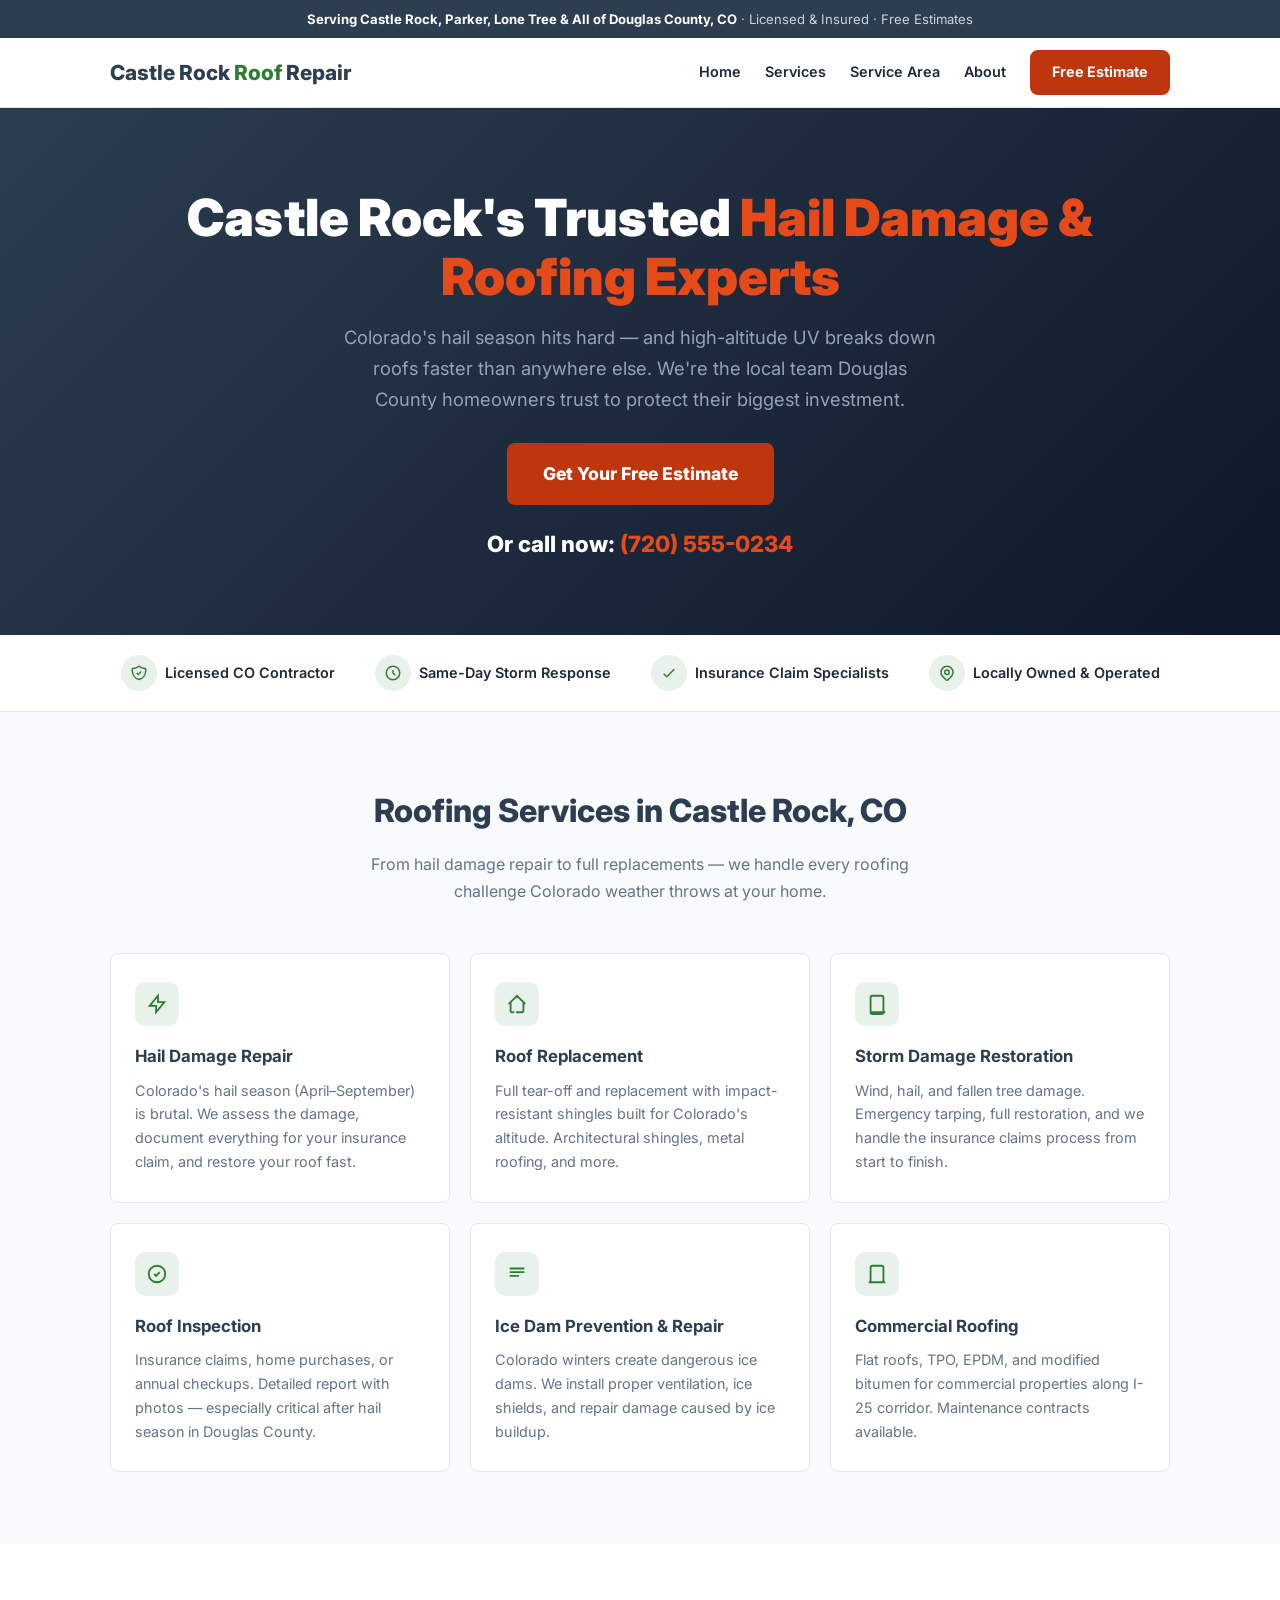
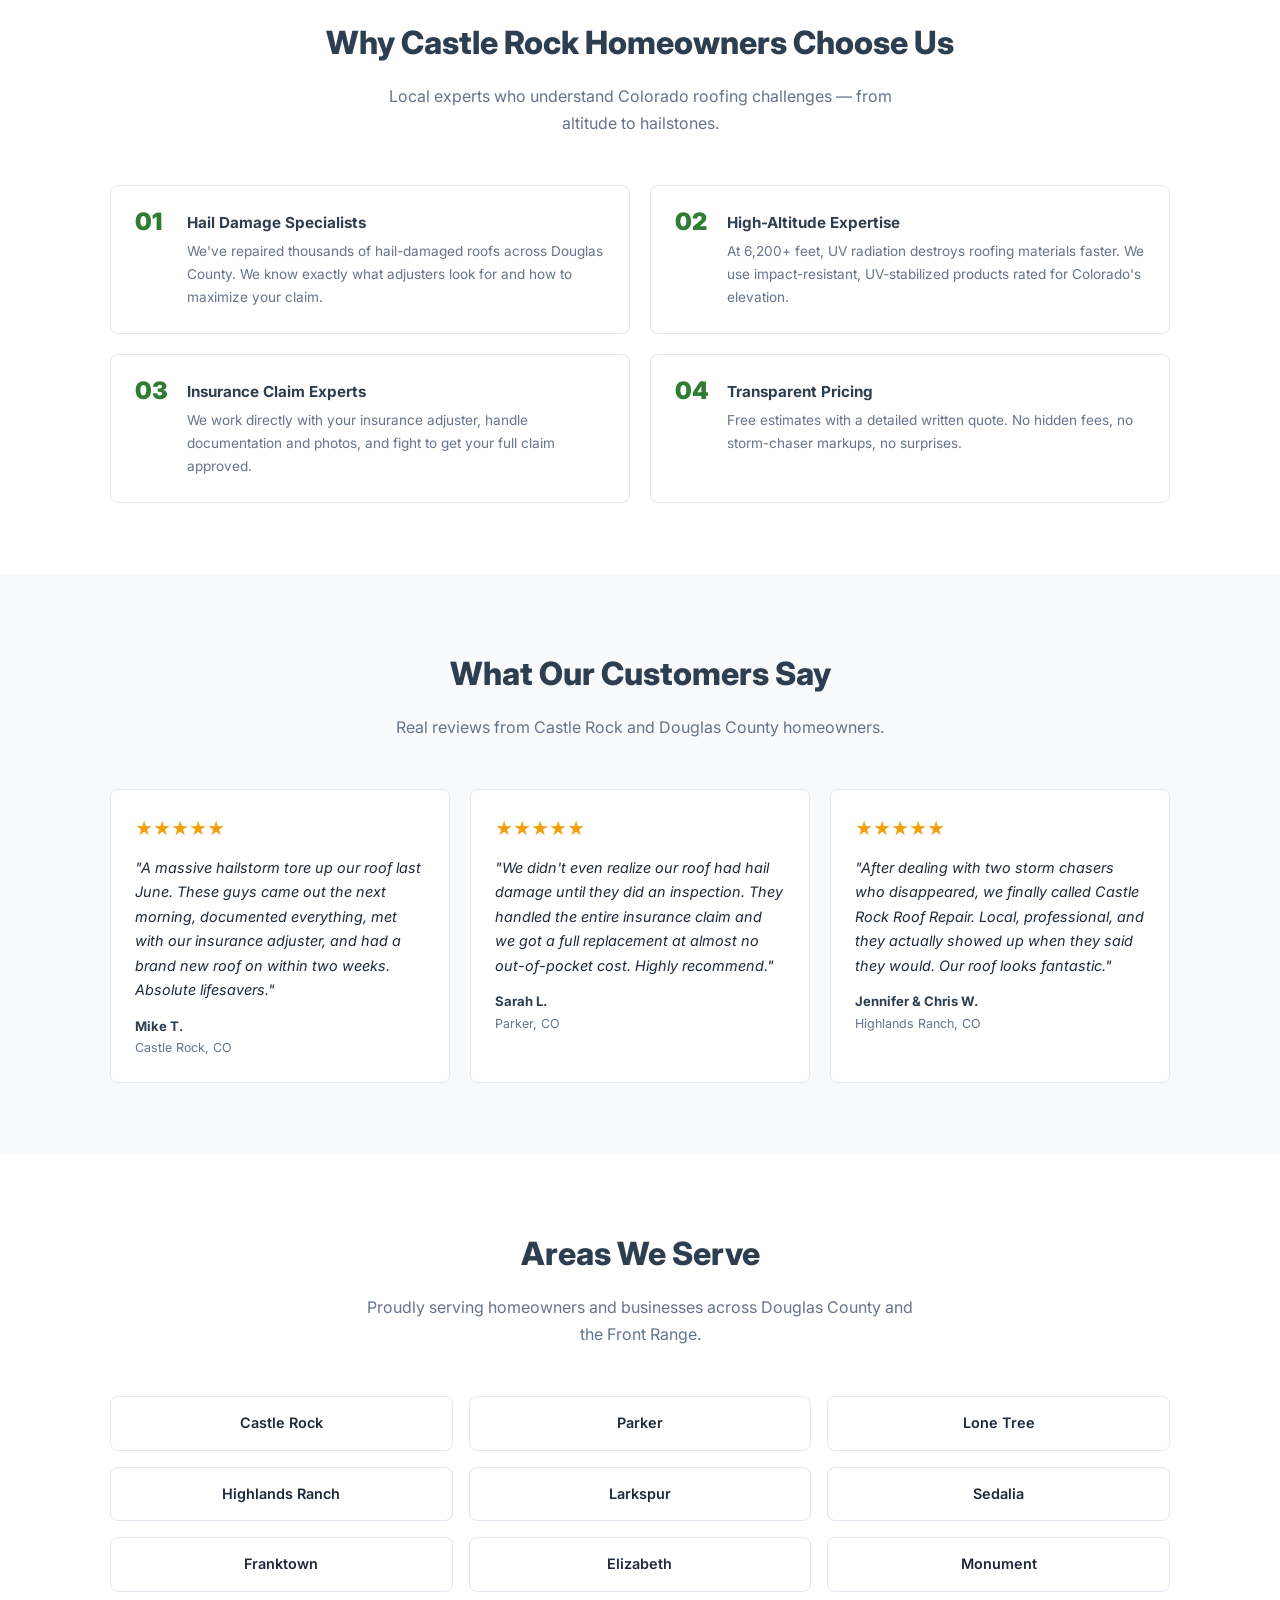
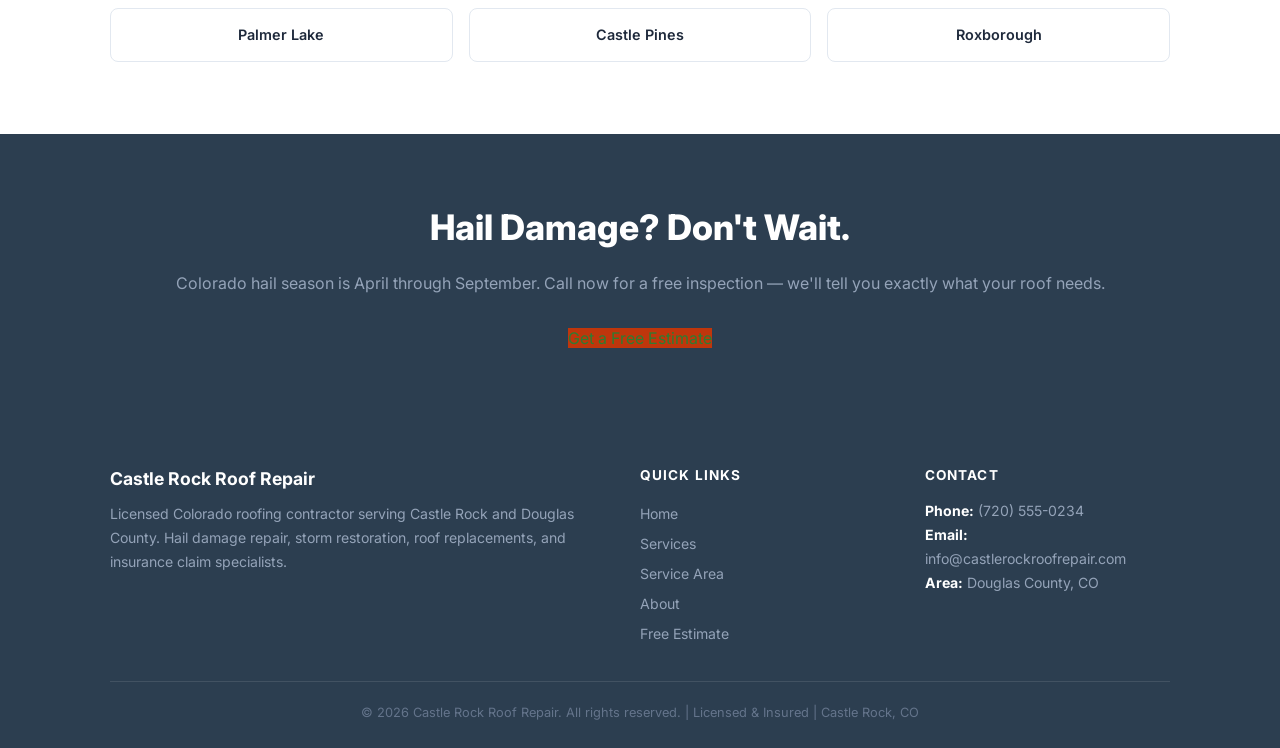
<file: index.html>
<!DOCTYPE html>
<html lang="en">
<head>
  <meta charset="UTF-8">
  <meta name="viewport" content="width=device-width, initial-scale=1.0">
  <title>Castle Rock CO Roofing & Hail Damage Repair | Castle Rock Roof Repair</title>
  <meta name="description" content="Castle Rock's trusted hail damage and roofing experts. Storm damage repair, roof replacement, insurance claim specialists. Licensed Colorado contractor. Free estimates. Call (720) 555-0234.">
  <meta name="keywords" content="hail damage repair Castle Rock CO, roofing contractor Castle Rock, roof replacement Castle Rock Colorado, storm damage roof Douglas County, insurance claim roofer Castle Rock">
  <link rel="preconnect" href="https://fonts.googleapis.com">
  <link rel="preconnect" href="https://fonts.gstatic.com" crossorigin>
  <link href="https://fonts.googleapis.com/css2?family=Inter:wght@400;500;600;700;800;900&display=swap" rel="stylesheet">
  <link rel="stylesheet" href="style.css">
</head>
<body>

  <!-- Top Bar -->
  <div class="topbar">
    <strong>Serving Castle Rock, Parker, Lone Tree &amp; All of Douglas County, CO</strong> · Licensed &amp; Insured · Free Estimates
  </div>

  <!-- Header -->
  <header class="site-header">
    <div class="header-inner">
      <a href="index.html" class="site-logo">Castle Rock <span>Roof</span> Repair</a>
      <nav class="site-nav">
        <a href="index.html">Home</a>
        <a href="services.html">Services</a>
        <a href="areas.html">Service Area</a>
        <a href="about.html">About</a>
        <a href="contact.html" class="btn-cta">Free Estimate</a>
      </nav>
      <button class="hamburger" onclick="document.getElementById('mob-menu').classList.toggle('open')" aria-label="Menu">
        <span></span><span></span><span></span>
      </button>
    </div>
    <nav class="mobile-menu" id="mob-menu">
      <a href="index.html">Home</a>
      <a href="services.html">Services</a>
      <a href="areas.html">Service Area</a>
      <a href="about.html">About</a>
      <a href="contact.html" class="btn-cta">Free Estimate</a>
    </nav>
  </header>

  <!-- Hero -->
  <section class="hero">
    <div class="container">
      <h1>Castle Rock's Trusted <span class="highlight">Hail Damage &amp; Roofing Experts</span></h1>
      <p>Colorado's hail season hits hard — and high-altitude UV breaks down roofs faster than anywhere else. We're the local team Douglas County homeowners trust to protect their biggest investment.</p>
      <a href="contact.html" class="btn-hero">Get Your Free Estimate</a>
      <div class="hero-phone">Or call now: <a href="tel:+17205550234">(720) 555-0234</a></div>
    </div>
  </section>

  <!-- Trust Bar -->
  <div class="trust-bar">
    <div class="trust-items">
      <div class="trust-item">
        <div class="trust-icon">
          <svg width="18" height="18" fill="none" viewBox="0 0 24 24" stroke="#2e7d32" stroke-width="2"><path d="M9 12l2 2 4-4m5.618-4.016A11.955 11.955 0 0112 2.944a11.955 11.955 0 01-8.618 3.04A12.02 12.02 0 003 9c0 5.591 3.824 10.29 9 11.622 5.176-1.332 9-6.03 9-11.622 0-1.042-.133-2.052-.382-3.016z"/></svg>
        </div>
        Licensed CO Contractor
      </div>
      <div class="trust-item">
        <div class="trust-icon">
          <svg width="18" height="18" fill="none" viewBox="0 0 24 24" stroke="#2e7d32" stroke-width="2"><path d="M12 8v4l3 3m6-3a9 9 0 11-18 0 9 9 0 0118 0z"/></svg>
        </div>
        Same-Day Storm Response
      </div>
      <div class="trust-item">
        <div class="trust-icon">
          <svg width="18" height="18" fill="none" viewBox="0 0 24 24" stroke="#2e7d32" stroke-width="2"><path d="M5 13l4 4L19 7"/></svg>
        </div>
        Insurance Claim Specialists
      </div>
      <div class="trust-item">
        <div class="trust-icon">
          <svg width="18" height="18" fill="none" viewBox="0 0 24 24" stroke="#2e7d32" stroke-width="2"><path d="M17.657 16.657L13.414 20.9a2 2 0 01-2.827 0l-4.244-4.243a8 8 0 1111.314 0z"/><path d="M15 11a3 3 0 11-6 0 3 3 0 016 0z"/></svg>
        </div>
        Locally Owned &amp; Operated
      </div>
    </div>
  </div>

  <!-- Services Overview -->
  <section class="section">
    <div class="container">
      <h2 class="section-title">Roofing Services in Castle Rock, CO</h2>
      <p class="section-sub">From hail damage repair to full replacements — we handle every roofing challenge Colorado weather throws at your home.</p>
      <div class="services-grid">
        <div class="service-card">
          <div class="service-icon">
            <svg width="22" height="22" fill="none" viewBox="0 0 24 24" stroke="#2e7d32" stroke-width="2"><path d="M13 10V3L4 14h7v7l9-11h-7z"/></svg>
          </div>
          <h3>Hail Damage Repair</h3>
          <p>Colorado's hail season (April–September) is brutal. We assess the damage, document everything for your insurance claim, and restore your roof fast.</p>
        </div>
        <div class="service-card">
          <div class="service-icon">
            <svg width="22" height="22" fill="none" viewBox="0 0 24 24" stroke="#2e7d32" stroke-width="2"><path d="M3 12l2-2m0 0l7-7 7 7M5 10v10a1 1 0 001 1h3m10-11l2 2m-2-2v10a1 1 0 01-1 1h-3m-4 0h4"/></svg>
          </div>
          <h3>Roof Replacement</h3>
          <p>Full tear-off and replacement with impact-resistant shingles built for Colorado's altitude. Architectural shingles, metal roofing, and more.</p>
        </div>
        <div class="service-card">
          <div class="service-icon">
            <svg width="22" height="22" fill="none" viewBox="0 0 24 24" stroke="#2e7d32" stroke-width="2"><path d="M19 21V5a2 2 0 00-2-2H7a2 2 0 00-2 2v16m14 0h2m-2 0H5m14 0a2 2 0 01-2 2H7a2 2 0 01-2-2m14 0V9"/></svg>
          </div>
          <h3>Storm Damage Restoration</h3>
          <p>Wind, hail, and fallen tree damage. Emergency tarping, full restoration, and we handle the insurance claims process from start to finish.</p>
        </div>
        <div class="service-card">
          <div class="service-icon">
            <svg width="22" height="22" fill="none" viewBox="0 0 24 24" stroke="#2e7d32" stroke-width="2"><path d="M9 12l2 2 4-4m6 2a9 9 0 11-18 0 9 9 0 0118 0z"/></svg>
          </div>
          <h3>Roof Inspection</h3>
          <p>Insurance claims, home purchases, or annual checkups. Detailed report with photos — especially critical after hail season in Douglas County.</p>
        </div>
        <div class="service-card">
          <div class="service-icon">
            <svg width="22" height="22" fill="none" viewBox="0 0 24 24" stroke="#2e7d32" stroke-width="2"><path d="M4 6h16M4 10h16M4 14h10"/></svg>
          </div>
          <h3>Ice Dam Prevention &amp; Repair</h3>
          <p>Colorado winters create dangerous ice dams. We install proper ventilation, ice shields, and repair damage caused by ice buildup.</p>
        </div>
        <div class="service-card">
          <div class="service-icon">
            <svg width="22" height="22" fill="none" viewBox="0 0 24 24" stroke="#2e7d32" stroke-width="2"><path d="M19 21V5a2 2 0 00-2-2H7a2 2 0 00-2 2v16m14 0h2m-2 0H5m-2 0h2"/></svg>
          </div>
          <h3>Commercial Roofing</h3>
          <p>Flat roofs, TPO, EPDM, and modified bitumen for commercial properties along I-25 corridor. Maintenance contracts available.</p>
        </div>
      </div>
    </div>
  </section>

  <!-- Why Choose Us -->
  <section class="section" style="background: var(--white);">
    <div class="container">
      <h2 class="section-title">Why Castle Rock Homeowners Choose Us</h2>
      <p class="section-sub">Local experts who understand Colorado roofing challenges — from altitude to hailstones.</p>
      <div class="why-grid">
        <div class="why-card">
          <div class="why-num">01</div>
          <div>
            <h3>Hail Damage Specialists</h3>
            <p>We've repaired thousands of hail-damaged roofs across Douglas County. We know exactly what adjusters look for and how to maximize your claim.</p>
          </div>
        </div>
        <div class="why-card">
          <div class="why-num">02</div>
          <div>
            <h3>High-Altitude Expertise</h3>
            <p>At 6,200+ feet, UV radiation destroys roofing materials faster. We use impact-resistant, UV-stabilized products rated for Colorado's elevation.</p>
          </div>
        </div>
        <div class="why-card">
          <div class="why-num">03</div>
          <div>
            <h3>Insurance Claim Experts</h3>
            <p>We work directly with your insurance adjuster, handle documentation and photos, and fight to get your full claim approved.</p>
          </div>
        </div>
        <div class="why-card">
          <div class="why-num">04</div>
          <div>
            <h3>Transparent Pricing</h3>
            <p>Free estimates with a detailed written quote. No hidden fees, no storm-chaser markups, no surprises.</p>
          </div>
        </div>
      </div>
    </div>
  </section>

  <!-- Testimonials -->
  <section class="section">
    <div class="container">
      <h2 class="section-title">What Our Customers Say</h2>
      <p class="section-sub">Real reviews from Castle Rock and Douglas County homeowners.</p>
      <div class="testimonials-grid">
        <div class="testimonial-card">
          <div class="testimonial-stars">★★★★★</div>
          <p class="testimonial-text">"A massive hailstorm tore up our roof last June. These guys came out the next morning, documented everything, met with our insurance adjuster, and had a brand new roof on within two weeks. Absolute lifesavers."</p>
          <div class="testimonial-name">Mike T.</div>
          <div class="testimonial-loc">Castle Rock, CO</div>
        </div>
        <div class="testimonial-card">
          <div class="testimonial-stars">★★★★★</div>
          <p class="testimonial-text">"We didn't even realize our roof had hail damage until they did an inspection. They handled the entire insurance claim and we got a full replacement at almost no out-of-pocket cost. Highly recommend."</p>
          <div class="testimonial-name">Sarah L.</div>
          <div class="testimonial-loc">Parker, CO</div>
        </div>
        <div class="testimonial-card">
          <div class="testimonial-stars">★★★★★</div>
          <p class="testimonial-text">"After dealing with two storm chasers who disappeared, we finally called Castle Rock Roof Repair. Local, professional, and they actually showed up when they said they would. Our roof looks fantastic."</p>
          <div class="testimonial-name">Jennifer &amp; Chris W.</div>
          <div class="testimonial-loc">Highlands Ranch, CO</div>
        </div>
      </div>
    </div>
  </section>

  <!-- Service Areas -->
  <section class="section" style="background: var(--white);">
    <div class="container">
      <h2 class="section-title">Areas We Serve</h2>
      <p class="section-sub">Proudly serving homeowners and businesses across Douglas County and the Front Range.</p>
      <div class="areas-grid">
        <div class="area-tag">Castle Rock</div>
        <div class="area-tag">Parker</div>
        <div class="area-tag">Lone Tree</div>
        <div class="area-tag">Highlands Ranch</div>
        <div class="area-tag">Larkspur</div>
        <div class="area-tag">Sedalia</div>
        <div class="area-tag">Franktown</div>
        <div class="area-tag">Elizabeth</div>
        <div class="area-tag">Monument</div>
        <div class="area-tag">Palmer Lake</div>
        <div class="area-tag">Castle Pines</div>
        <div class="area-tag">Roxborough</div>
      </div>
    </div>
  </section>

  <!-- CTA -->
  <section class="cta-strip">
    <h2>Hail Damage? Don't Wait.</h2>
    <p>Colorado hail season is April through September. Call now for a free inspection — we'll tell you exactly what your roof needs.</p>
    <a href="contact.html" class="btn-hero">Get a Free Estimate</a>
  </section>

  <!-- Footer -->
  <footer class="site-footer">
    <div class="container">
      <div class="footer-grid">
        <div class="footer-brand">
          <strong style="color:#fff; font-size:1.1rem;">Castle Rock Roof Repair</strong>
          <p>Licensed Colorado roofing contractor serving Castle Rock and Douglas County. Hail damage repair, storm restoration, roof replacements, and insurance claim specialists.</p>
        </div>
        <div class="footer-links">
          <h4>Quick Links</h4>
          <a href="index.html">Home</a>
          <a href="services.html">Services</a>
          <a href="areas.html">Service Area</a>
          <a href="about.html">About</a>
          <a href="contact.html">Free Estimate</a>
        </div>
        <div class="footer-contact">
          <h4>Contact</h4>
          <p><strong style="color:#fff;">Phone:</strong> (720) 555-0234</p>
          <p><strong style="color:#fff;">Email:</strong> info@castlerockroofrepair.com</p>
          <p><strong style="color:#fff;">Area:</strong> Douglas County, CO</p>
        </div>
      </div>
      <div class="footer-bottom">
        &copy; 2026 Castle Rock Roof Repair. All rights reserved. | Licensed &amp; Insured | Castle Rock, CO
      </div>
    </div>
  </footer>

</body>
</html>
</file>
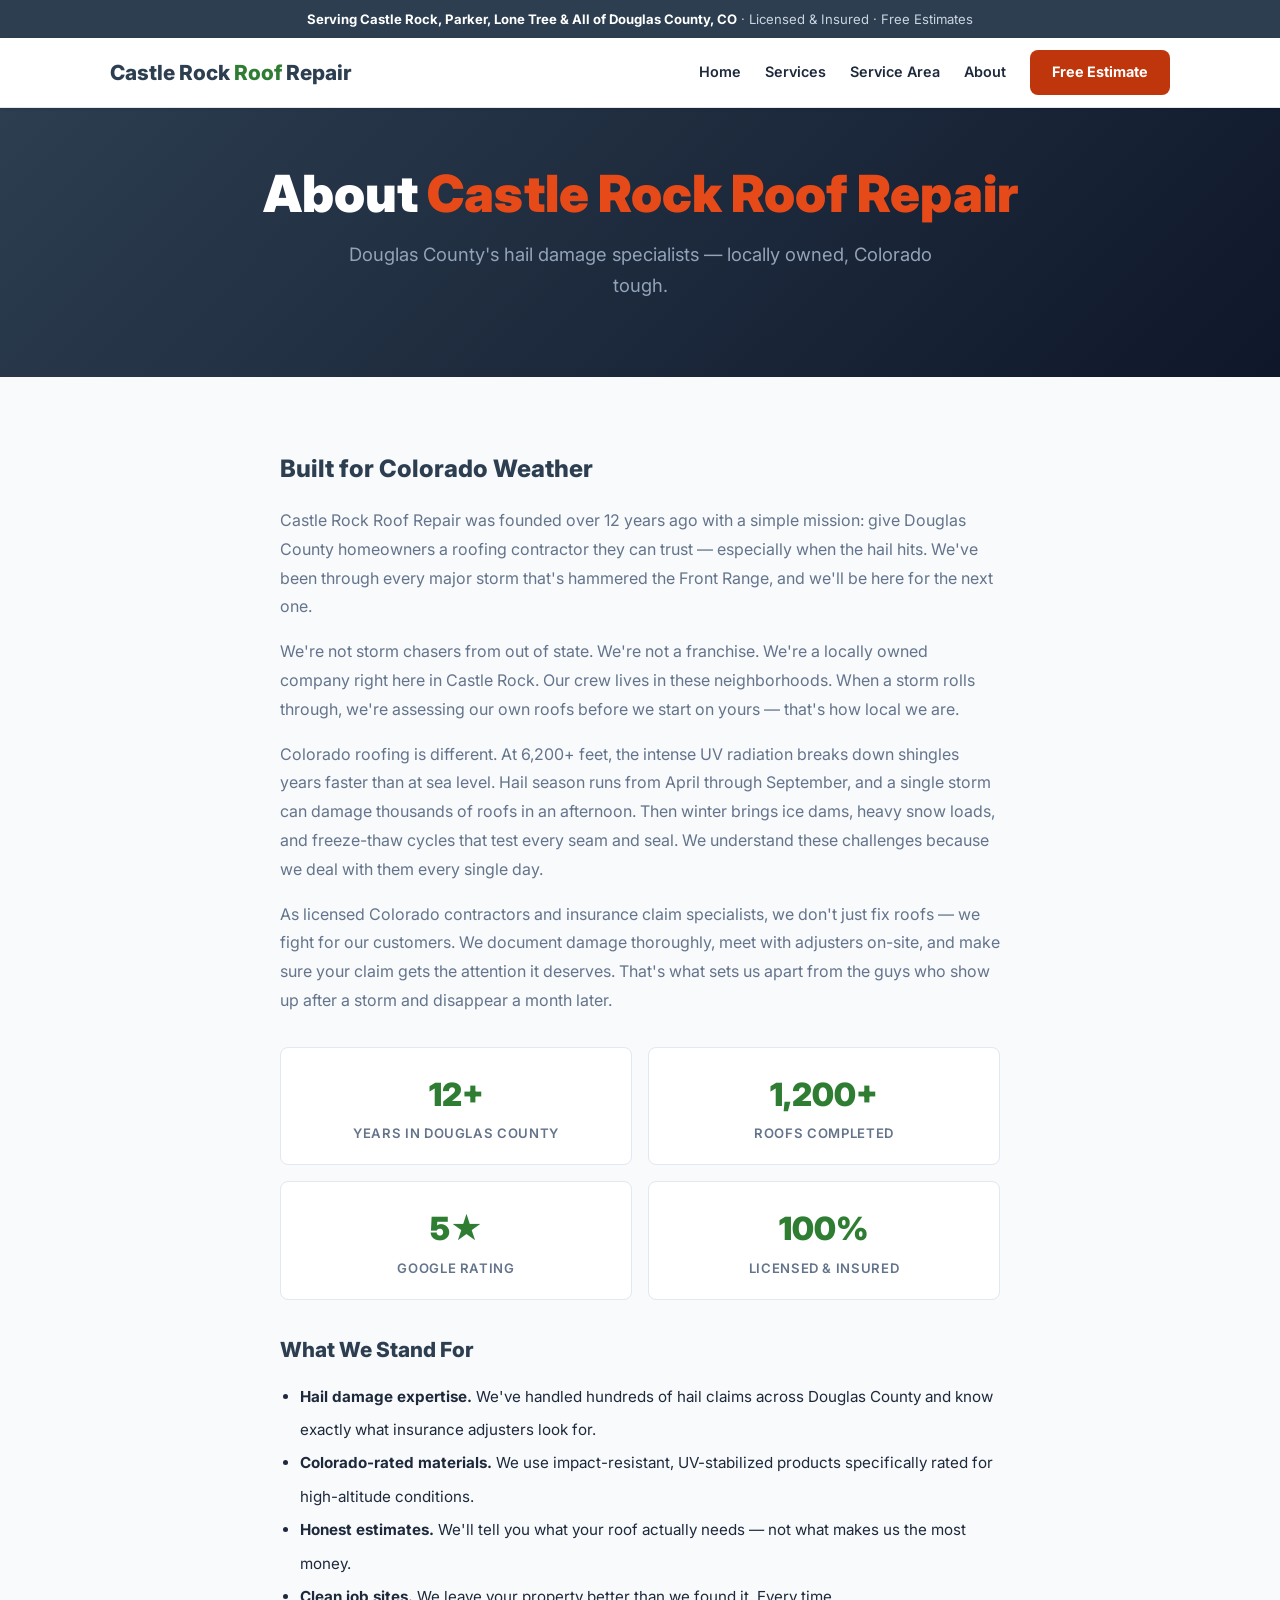
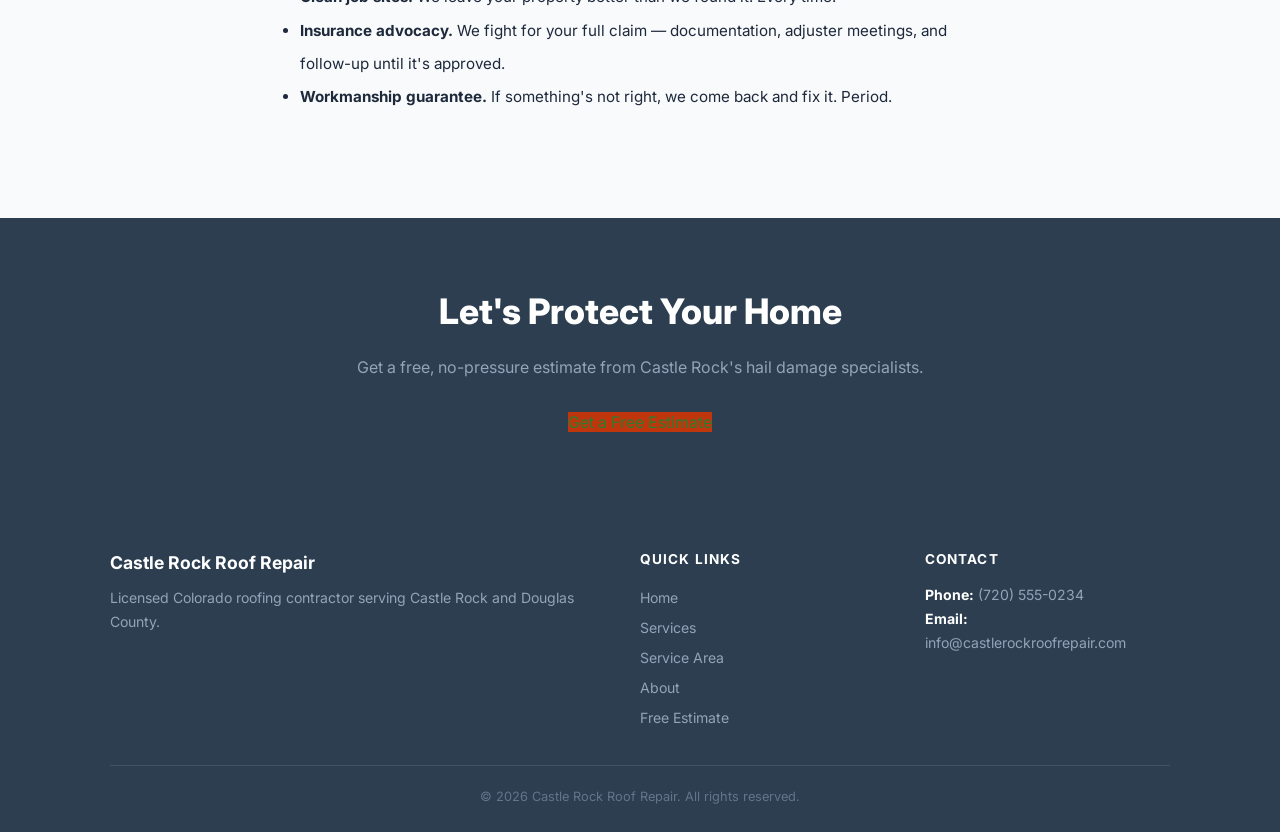
<file: about.html>
<!DOCTYPE html>
<html lang="en">
<head>
  <meta charset="UTF-8">
  <meta name="viewport" content="width=device-width, initial-scale=1.0">
  <title>About Us | Castle Rock Roof Repair — Local Roofer Douglas County CO</title>
  <meta name="description" content="Locally owned roofing contractor in Castle Rock, CO. 12+ years serving Douglas County. Hail damage specialists, licensed Colorado contractor. Free estimates.">
  <link rel="preconnect" href="https://fonts.googleapis.com">
  <link rel="preconnect" href="https://fonts.gstatic.com" crossorigin>
  <link href="https://fonts.googleapis.com/css2?family=Inter:wght@400;500;600;700;800;900&display=swap" rel="stylesheet">
  <link rel="stylesheet" href="style.css">
</head>
<body>
  <div class="topbar"><strong>Serving Castle Rock, Parker, Lone Tree &amp; All of Douglas County, CO</strong> · Licensed &amp; Insured · Free Estimates</div>
  <header class="site-header">
    <div class="header-inner">
      <a href="index.html" class="site-logo">Castle Rock <span>Roof</span> Repair</a>
      <nav class="site-nav">
        <a href="index.html">Home</a><a href="services.html">Services</a><a href="areas.html">Service Area</a><a href="about.html">About</a><a href="contact.html" class="btn-cta">Free Estimate</a>
      </nav>
      <button class="hamburger" onclick="document.getElementById('mob-menu').classList.toggle('open')" aria-label="Menu"><span></span><span></span><span></span></button>
    </div>
    <nav class="mobile-menu" id="mob-menu">
      <a href="index.html">Home</a><a href="services.html">Services</a><a href="areas.html">Service Area</a><a href="about.html">About</a><a href="contact.html" class="btn-cta">Free Estimate</a>
    </nav>
  </header>

  <section class="hero" style="padding: 56px 0 48px;">
    <div class="container">
      <h1>About <span class="highlight">Castle Rock Roof Repair</span></h1>
      <p>Douglas County's hail damage specialists — locally owned, Colorado tough.</p>
    </div>
  </section>

  <section class="section">
    <div class="container">
      <div style="max-width:720px; margin:0 auto;">
        <h2 style="font-size:1.5rem; font-weight:800; color:var(--navy); margin-bottom:16px;">Built for Colorado Weather</h2>
        <p style="color:var(--text-light); margin-bottom:16px; line-height:1.8;">Castle Rock Roof Repair was founded over 12 years ago with a simple mission: give Douglas County homeowners a roofing contractor they can trust — especially when the hail hits. We've been through every major storm that's hammered the Front Range, and we'll be here for the next one.</p>
        <p style="color:var(--text-light); margin-bottom:16px; line-height:1.8;">We're not storm chasers from out of state. We're not a franchise. We're a locally owned company right here in Castle Rock. Our crew lives in these neighborhoods. When a storm rolls through, we're assessing our own roofs before we start on yours — that's how local we are.</p>
        <p style="color:var(--text-light); margin-bottom:16px; line-height:1.8;">Colorado roofing is different. At 6,200+ feet, the intense UV radiation breaks down shingles years faster than at sea level. Hail season runs from April through September, and a single storm can damage thousands of roofs in an afternoon. Then winter brings ice dams, heavy snow loads, and freeze-thaw cycles that test every seam and seal. We understand these challenges because we deal with them every single day.</p>
        <p style="color:var(--text-light); margin-bottom:32px; line-height:1.8;">As licensed Colorado contractors and insurance claim specialists, we don't just fix roofs — we fight for our customers. We document damage thoroughly, meet with adjusters on-site, and make sure your claim gets the attention it deserves. That's what sets us apart from the guys who show up after a storm and disappear a month later.</p>

        <div style="display:grid; grid-template-columns:1fr 1fr; gap:16px; margin-bottom:32px;">
          <div style="background:var(--white); border:1px solid var(--border); border-radius:var(--radius); padding:20px; text-align:center;">
            <div style="font-size:2rem; font-weight:900; color:var(--blue);">12+</div>
            <div style="font-size:0.82rem; color:var(--text-light); font-weight:600; text-transform:uppercase; letter-spacing:0.05em;">Years in Douglas County</div>
          </div>
          <div style="background:var(--white); border:1px solid var(--border); border-radius:var(--radius); padding:20px; text-align:center;">
            <div style="font-size:2rem; font-weight:900; color:var(--blue);">1,200+</div>
            <div style="font-size:0.82rem; color:var(--text-light); font-weight:600; text-transform:uppercase; letter-spacing:0.05em;">Roofs Completed</div>
          </div>
          <div style="background:var(--white); border:1px solid var(--border); border-radius:var(--radius); padding:20px; text-align:center;">
            <div style="font-size:2rem; font-weight:900; color:var(--blue);">5★</div>
            <div style="font-size:0.82rem; color:var(--text-light); font-weight:600; text-transform:uppercase; letter-spacing:0.05em;">Google Rating</div>
          </div>
          <div style="background:var(--white); border:1px solid var(--border); border-radius:var(--radius); padding:20px; text-align:center;">
            <div style="font-size:2rem; font-weight:900; color:var(--blue);">100%</div>
            <div style="font-size:0.82rem; color:var(--text-light); font-weight:600; text-transform:uppercase; letter-spacing:0.05em;">Licensed &amp; Insured</div>
          </div>
        </div>

        <h2 style="font-size:1.3rem; font-weight:800; color:var(--navy); margin-bottom:12px;">What We Stand For</h2>
        <ul style="color:var(--text); font-size:0.95rem; line-height:2.2; padding-left:20px; margin-bottom:32px;">
          <li><strong>Hail damage expertise.</strong> We've handled hundreds of hail claims across Douglas County and know exactly what insurance adjusters look for.</li>
          <li><strong>Colorado-rated materials.</strong> We use impact-resistant, UV-stabilized products specifically rated for high-altitude conditions.</li>
          <li><strong>Honest estimates.</strong> We'll tell you what your roof actually needs — not what makes us the most money.</li>
          <li><strong>Clean job sites.</strong> We leave your property better than we found it. Every time.</li>
          <li><strong>Insurance advocacy.</strong> We fight for your full claim — documentation, adjuster meetings, and follow-up until it's approved.</li>
          <li><strong>Workmanship guarantee.</strong> If something's not right, we come back and fix it. Period.</li>
        </ul>
      </div>
    </div>
  </section>

  <section class="cta-strip">
    <h2>Let's Protect Your Home</h2>
    <p>Get a free, no-pressure estimate from Castle Rock's hail damage specialists.</p>
    <a href="contact.html" class="btn-hero">Get a Free Estimate</a>
  </section>

  <footer class="site-footer">
    <div class="container">
      <div class="footer-grid">
        <div class="footer-brand">
          <strong style="color:#fff; font-size:1.1rem;">Castle Rock Roof Repair</strong>
          <p>Licensed Colorado roofing contractor serving Castle Rock and Douglas County.</p>
        </div>
        <div class="footer-links">
          <h4>Quick Links</h4>
          <a href="index.html">Home</a><a href="services.html">Services</a><a href="areas.html">Service Area</a><a href="about.html">About</a><a href="contact.html">Free Estimate</a>
        </div>
        <div class="footer-contact">
          <h4>Contact</h4>
          <p><strong style="color:#fff;">Phone:</strong> (720) 555-0234</p>
          <p><strong style="color:#fff;">Email:</strong> info@castlerockroofrepair.com</p>
        </div>
      </div>
      <div class="footer-bottom">&copy; 2026 Castle Rock Roof Repair. All rights reserved.</div>
    </div>
  </footer>
</body>
</html>
</file>
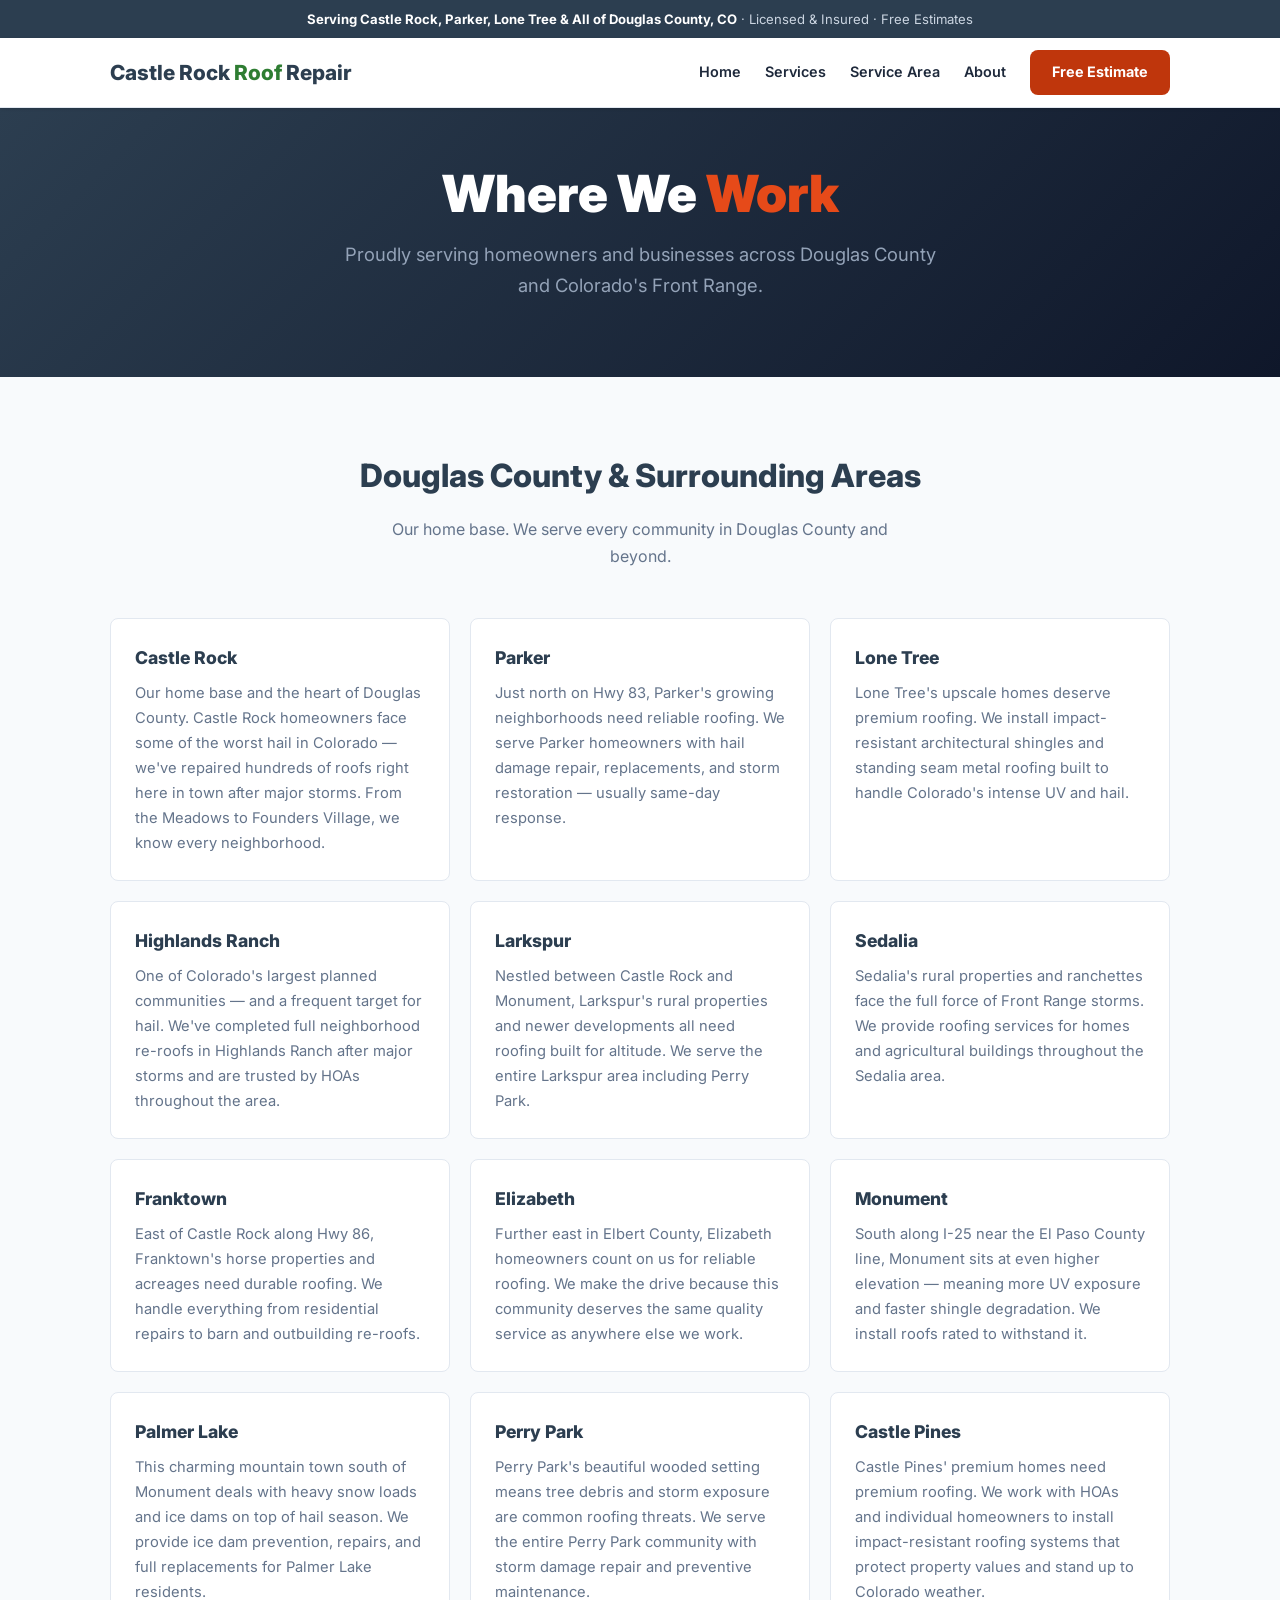
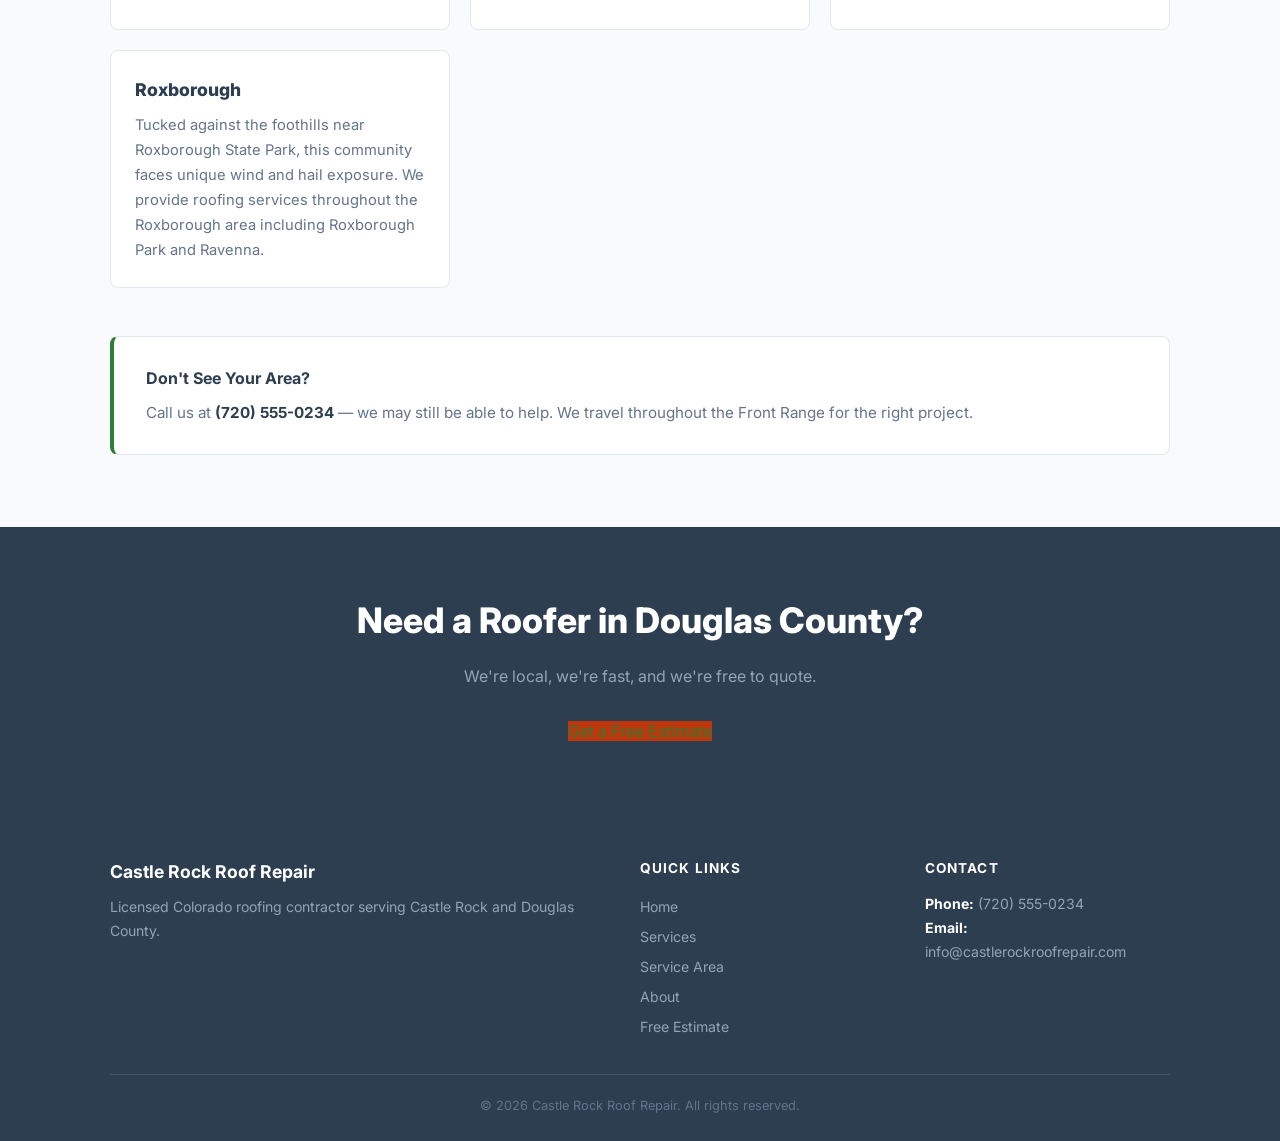
<file: areas.html>
<!DOCTYPE html>
<html lang="en">
<head>
  <meta charset="UTF-8">
  <meta name="viewport" content="width=device-width, initial-scale=1.0">
  <title>Roofing Service Area | Castle Rock, Parker, Douglas County CO</title>
  <meta name="description" content="Roofing contractor serving Castle Rock, Parker, Lone Tree, Highlands Ranch, and all of Douglas County, CO. Hail damage specialists. Licensed, free estimates.">
  <link rel="preconnect" href="https://fonts.googleapis.com">
  <link rel="preconnect" href="https://fonts.gstatic.com" crossorigin>
  <link href="https://fonts.googleapis.com/css2?family=Inter:wght@400;500;600;700;800;900&display=swap" rel="stylesheet">
  <link rel="stylesheet" href="style.css">
</head>
<body>
  <div class="topbar"><strong>Serving Castle Rock, Parker, Lone Tree &amp; All of Douglas County, CO</strong> · Licensed &amp; Insured · Free Estimates</div>
  <header class="site-header">
    <div class="header-inner">
      <a href="index.html" class="site-logo">Castle Rock <span>Roof</span> Repair</a>
      <nav class="site-nav">
        <a href="index.html">Home</a><a href="services.html">Services</a><a href="areas.html">Service Area</a><a href="about.html">About</a><a href="contact.html" class="btn-cta">Free Estimate</a>
      </nav>
      <button class="hamburger" onclick="document.getElementById('mob-menu').classList.toggle('open')" aria-label="Menu"><span></span><span></span><span></span></button>
    </div>
    <nav class="mobile-menu" id="mob-menu">
      <a href="index.html">Home</a><a href="services.html">Services</a><a href="areas.html">Service Area</a><a href="about.html">About</a><a href="contact.html" class="btn-cta">Free Estimate</a>
    </nav>
  </header>

  <section class="hero" style="padding: 56px 0 48px;">
    <div class="container">
      <h1>Where We <span class="highlight">Work</span></h1>
      <p>Proudly serving homeowners and businesses across Douglas County and Colorado's Front Range.</p>
    </div>
  </section>

  <section class="section">
    <div class="container">
      <h2 class="section-title">Douglas County &amp; Surrounding Areas</h2>
      <p class="section-sub">Our home base. We serve every community in Douglas County and beyond.</p>

      <div style="display:grid; grid-template-columns: repeat(auto-fill, minmax(320px, 1fr)); gap:20px; margin-bottom:48px;">

        <div style="background:var(--white); border:1px solid var(--border); border-radius:var(--radius); padding:24px;">
          <h3 style="font-size:1.1rem; font-weight:800; color:var(--navy); margin-bottom:8px;">Castle Rock</h3>
          <p style="color:var(--text-light); font-size:0.92rem; line-height:1.7;">Our home base and the heart of Douglas County. Castle Rock homeowners face some of the worst hail in Colorado — we've repaired hundreds of roofs right here in town after major storms. From the Meadows to Founders Village, we know every neighborhood.</p>
        </div>

        <div style="background:var(--white); border:1px solid var(--border); border-radius:var(--radius); padding:24px;">
          <h3 style="font-size:1.1rem; font-weight:800; color:var(--navy); margin-bottom:8px;">Parker</h3>
          <p style="color:var(--text-light); font-size:0.92rem; line-height:1.7;">Just north on Hwy 83, Parker's growing neighborhoods need reliable roofing. We serve Parker homeowners with hail damage repair, replacements, and storm restoration — usually same-day response.</p>
        </div>

        <div style="background:var(--white); border:1px solid var(--border); border-radius:var(--radius); padding:24px;">
          <h3 style="font-size:1.1rem; font-weight:800; color:var(--navy); margin-bottom:8px;">Lone Tree</h3>
          <p style="color:var(--text-light); font-size:0.92rem; line-height:1.7;">Lone Tree's upscale homes deserve premium roofing. We install impact-resistant architectural shingles and standing seam metal roofing built to handle Colorado's intense UV and hail.</p>
        </div>

        <div style="background:var(--white); border:1px solid var(--border); border-radius:var(--radius); padding:24px;">
          <h3 style="font-size:1.1rem; font-weight:800; color:var(--navy); margin-bottom:8px;">Highlands Ranch</h3>
          <p style="color:var(--text-light); font-size:0.92rem; line-height:1.7;">One of Colorado's largest planned communities — and a frequent target for hail. We've completed full neighborhood re-roofs in Highlands Ranch after major storms and are trusted by HOAs throughout the area.</p>
        </div>

        <div style="background:var(--white); border:1px solid var(--border); border-radius:var(--radius); padding:24px;">
          <h3 style="font-size:1.1rem; font-weight:800; color:var(--navy); margin-bottom:8px;">Larkspur</h3>
          <p style="color:var(--text-light); font-size:0.92rem; line-height:1.7;">Nestled between Castle Rock and Monument, Larkspur's rural properties and newer developments all need roofing built for altitude. We serve the entire Larkspur area including Perry Park.</p>
        </div>

        <div style="background:var(--white); border:1px solid var(--border); border-radius:var(--radius); padding:24px;">
          <h3 style="font-size:1.1rem; font-weight:800; color:var(--navy); margin-bottom:8px;">Sedalia</h3>
          <p style="color:var(--text-light); font-size:0.92rem; line-height:1.7;">Sedalia's rural properties and ranchettes face the full force of Front Range storms. We provide roofing services for homes and agricultural buildings throughout the Sedalia area.</p>
        </div>

        <div style="background:var(--white); border:1px solid var(--border); border-radius:var(--radius); padding:24px;">
          <h3 style="font-size:1.1rem; font-weight:800; color:var(--navy); margin-bottom:8px;">Franktown</h3>
          <p style="color:var(--text-light); font-size:0.92rem; line-height:1.7;">East of Castle Rock along Hwy 86, Franktown's horse properties and acreages need durable roofing. We handle everything from residential repairs to barn and outbuilding re-roofs.</p>
        </div>

        <div style="background:var(--white); border:1px solid var(--border); border-radius:var(--radius); padding:24px;">
          <h3 style="font-size:1.1rem; font-weight:800; color:var(--navy); margin-bottom:8px;">Elizabeth</h3>
          <p style="color:var(--text-light); font-size:0.92rem; line-height:1.7;">Further east in Elbert County, Elizabeth homeowners count on us for reliable roofing. We make the drive because this community deserves the same quality service as anywhere else we work.</p>
        </div>

        <div style="background:var(--white); border:1px solid var(--border); border-radius:var(--radius); padding:24px;">
          <h3 style="font-size:1.1rem; font-weight:800; color:var(--navy); margin-bottom:8px;">Monument</h3>
          <p style="color:var(--text-light); font-size:0.92rem; line-height:1.7;">South along I-25 near the El Paso County line, Monument sits at even higher elevation — meaning more UV exposure and faster shingle degradation. We install roofs rated to withstand it.</p>
        </div>

        <div style="background:var(--white); border:1px solid var(--border); border-radius:var(--radius); padding:24px;">
          <h3 style="font-size:1.1rem; font-weight:800; color:var(--navy); margin-bottom:8px;">Palmer Lake</h3>
          <p style="color:var(--text-light); font-size:0.92rem; line-height:1.7;">This charming mountain town south of Monument deals with heavy snow loads and ice dams on top of hail season. We provide ice dam prevention, repairs, and full replacements for Palmer Lake residents.</p>
        </div>

        <div style="background:var(--white); border:1px solid var(--border); border-radius:var(--radius); padding:24px;">
          <h3 style="font-size:1.1rem; font-weight:800; color:var(--navy); margin-bottom:8px;">Perry Park</h3>
          <p style="color:var(--text-light); font-size:0.92rem; line-height:1.7;">Perry Park's beautiful wooded setting means tree debris and storm exposure are common roofing threats. We serve the entire Perry Park community with storm damage repair and preventive maintenance.</p>
        </div>

        <div style="background:var(--white); border:1px solid var(--border); border-radius:var(--radius); padding:24px;">
          <h3 style="font-size:1.1rem; font-weight:800; color:var(--navy); margin-bottom:8px;">Castle Pines</h3>
          <p style="color:var(--text-light); font-size:0.92rem; line-height:1.7;">Castle Pines' premium homes need premium roofing. We work with HOAs and individual homeowners to install impact-resistant roofing systems that protect property values and stand up to Colorado weather.</p>
        </div>

        <div style="background:var(--white); border:1px solid var(--border); border-radius:var(--radius); padding:24px;">
          <h3 style="font-size:1.1rem; font-weight:800; color:var(--navy); margin-bottom:8px;">Roxborough</h3>
          <p style="color:var(--text-light); font-size:0.92rem; line-height:1.7;">Tucked against the foothills near Roxborough State Park, this community faces unique wind and hail exposure. We provide roofing services throughout the Roxborough area including Roxborough Park and Ravenna.</p>
        </div>

      </div>

      <div style="margin-top:16px; background:var(--white); border:1px solid var(--border); border-radius:var(--radius); padding:28px 32px; border-left:4px solid var(--blue);">
        <h3 style="font-size:1rem; font-weight:700; color:var(--navy); margin-bottom:8px;">Don't See Your Area?</h3>
        <p style="color:var(--text-light); font-size:0.95rem;">Call us at <strong style="color:var(--navy);">(720) 555-0234</strong> — we may still be able to help. We travel throughout the Front Range for the right project.</p>
      </div>
    </div>
  </section>

  <section class="cta-strip">
    <h2>Need a Roofer in Douglas County?</h2>
    <p>We're local, we're fast, and we're free to quote.</p>
    <a href="contact.html" class="btn-hero">Get a Free Estimate</a>
  </section>

  <footer class="site-footer">
    <div class="container">
      <div class="footer-grid">
        <div class="footer-brand">
          <strong style="color:#fff; font-size:1.1rem;">Castle Rock Roof Repair</strong>
          <p>Licensed Colorado roofing contractor serving Castle Rock and Douglas County.</p>
        </div>
        <div class="footer-links">
          <h4>Quick Links</h4>
          <a href="index.html">Home</a><a href="services.html">Services</a><a href="areas.html">Service Area</a><a href="about.html">About</a><a href="contact.html">Free Estimate</a>
        </div>
        <div class="footer-contact">
          <h4>Contact</h4>
          <p><strong style="color:#fff;">Phone:</strong> (720) 555-0234</p>
          <p><strong style="color:#fff;">Email:</strong> info@castlerockroofrepair.com</p>
        </div>
      </div>
      <div class="footer-bottom">&copy; 2026 Castle Rock Roof Repair. All rights reserved.</div>
    </div>
  </footer>
</body>
</html>
</file>
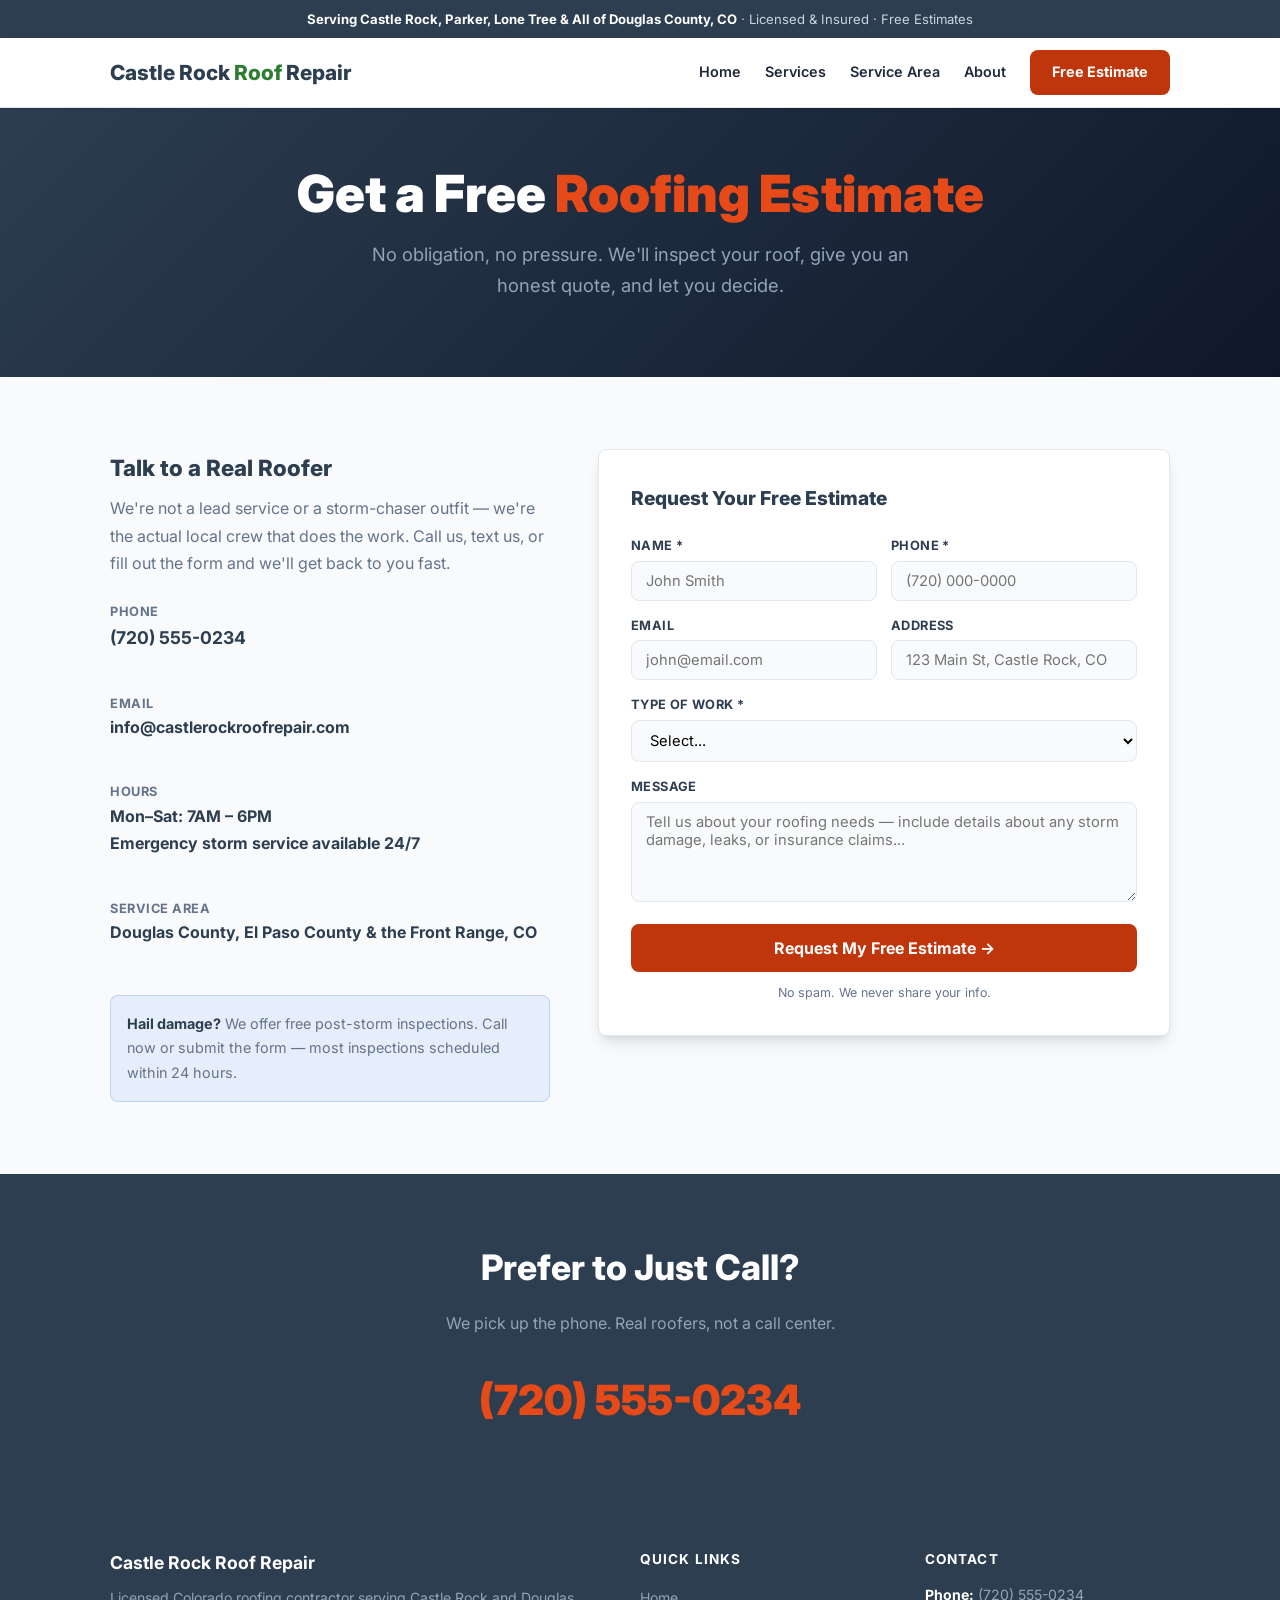
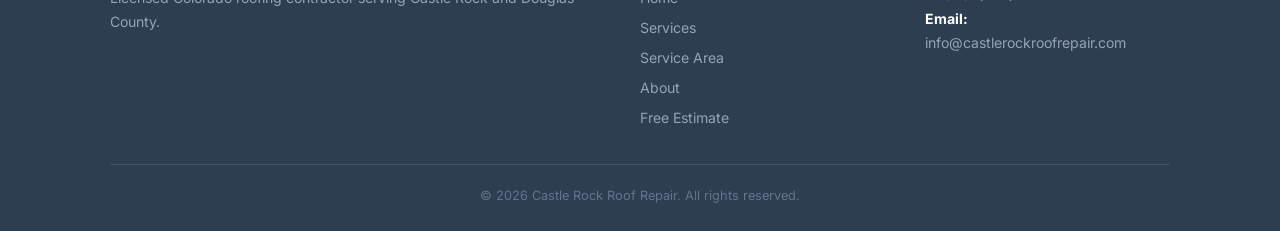
<file: contact.html>
<!DOCTYPE html>
<html lang="en">
<head>
  <meta charset="UTF-8">
  <meta name="viewport" content="width=device-width, initial-scale=1.0">
  <title>Free Roofing Estimate | Castle Rock CO Hail Damage & Roof Repair Quote</title>
  <meta name="description" content="Get a free roofing estimate in Castle Rock, CO. Call (720) 555-0234 or fill out our form. Hail damage specialists. Same-day response. Licensed Colorado contractor.">
  <link rel="preconnect" href="https://fonts.googleapis.com">
  <link rel="preconnect" href="https://fonts.gstatic.com" crossorigin>
  <link href="https://fonts.googleapis.com/css2?family=Inter:wght@400;500;600;700;800;900&display=swap" rel="stylesheet">
  <link rel="stylesheet" href="style.css">
</head>
<body>
  <div class="topbar"><strong>Serving Castle Rock, Parker, Lone Tree &amp; All of Douglas County, CO</strong> · Licensed &amp; Insured · Free Estimates</div>
  <header class="site-header">
    <div class="header-inner">
      <a href="index.html" class="site-logo">Castle Rock <span>Roof</span> Repair</a>
      <nav class="site-nav">
        <a href="index.html">Home</a><a href="services.html">Services</a><a href="areas.html">Service Area</a><a href="about.html">About</a><a href="contact.html" class="btn-cta">Free Estimate</a>
      </nav>
      <button class="hamburger" onclick="document.getElementById('mob-menu').classList.toggle('open')" aria-label="Menu"><span></span><span></span><span></span></button>
    </div>
    <nav class="mobile-menu" id="mob-menu">
      <a href="index.html">Home</a><a href="services.html">Services</a><a href="areas.html">Service Area</a><a href="about.html">About</a><a href="contact.html" class="btn-cta">Free Estimate</a>
    </nav>
  </header>

  <section class="hero" style="padding: 56px 0 48px;">
    <div class="container">
      <h1>Get a Free <span class="highlight">Roofing Estimate</span></h1>
      <p>No obligation, no pressure. We'll inspect your roof, give you an honest quote, and let you decide.</p>
    </div>
  </section>

  <section class="section">
    <div class="container">
      <div class="contact-grid">

        <div class="contact-info">
          <h2>Talk to a Real Roofer</h2>
          <p>We're not a lead service or a storm-chaser outfit — we're the actual local crew that does the work. Call us, text us, or fill out the form and we'll get back to you fast.</p>

          <div class="info-row">
            <div>
              <strong>Phone</strong>
              <p><a href="tel:+17205550234" style="color:var(--navy); font-size:1.1rem;">(720) 555-0234</a></p>
            </div>
          </div>

          <div class="info-row">
            <div>
              <strong>Email</strong>
              <p>info@castlerockroofrepair.com</p>
            </div>
          </div>

          <div class="info-row">
            <div>
              <strong>Hours</strong>
              <p>Mon–Sat: 7AM – 6PM<br>Emergency storm service available 24/7</p>
            </div>
          </div>

          <div class="info-row">
            <div>
              <strong>Service Area</strong>
              <p>Douglas County, El Paso County &amp; the Front Range, CO</p>
            </div>
          </div>

          <div style="margin-top:24px; background:rgba(37,99,235,0.08); border:1.5px solid rgba(37,99,235,0.2); border-radius:var(--radius); padding:16px; font-size:0.9rem;">
            <strong style="color:var(--navy);">Hail damage?</strong> <span style="color:var(--text-light);">We offer free post-storm inspections. Call now or submit the form — most inspections scheduled within 24 hours.</span>
          </div>
        </div>

        <div class="contact-form">
          <h2>Request Your Free Estimate</h2>
          <form action="https://formspree.io/f/myknnlek" method="POST">
            <div class="form-row">
              <div class="form-group">
                <label>Name *</label>
                <input type="text" name="name" placeholder="John Smith" required>
              </div>
              <div class="form-group">
                <label>Phone *</label>
                <input type="tel" name="phone" placeholder="(720) 000-0000" required>
              </div>
            </div>
            <div class="form-row">
              <div class="form-group">
                <label>Email</label>
                <input type="email" name="email" placeholder="john@email.com">
              </div>
              <div class="form-group">
                <label>Address</label>
                <input type="text" name="address" placeholder="123 Main St, Castle Rock, CO">
              </div>
            </div>
            <div class="form-group">
              <label>Type of Work *</label>
              <select name="service" required>
                <option value="" disabled selected>Select...</option>
                <option>Hail Damage Repair</option>
                <option>Roof Replacement</option>
                <option>Storm Damage</option>
                <option>Roof Inspection</option>
                <option>Ice Dam Prevention / Repair</option>
                <option>Commercial Roofing</option>
                <option>Other</option>
              </select>
            </div>
            <div class="form-group">
              <label>Message</label>
              <textarea name="message" placeholder="Tell us about your roofing needs — include details about any storm damage, leaks, or insurance claims..."></textarea>
            </div>
            <input type="hidden" name="_subject" value="New Lead — Castle Rock Roof Repair">
            <button type="submit" class="form-submit">Request My Free Estimate →</button>
            <p style="text-align:center; font-size:0.78rem; color:var(--text-light); margin-top:10px;">No spam. We never share your info.</p>
          </form>
        </div>

      </div>
    </div>
  </section>

  <section class="cta-strip">
    <h2>Prefer to Just Call?</h2>
    <p>We pick up the phone. Real roofers, not a call center.</p>
    <div style="margin-top:16px;">
      <a href="tel:+17205550234" style="font-size:clamp(1.8rem,5vw,2.6rem); font-weight:900; color:var(--orange-light); text-decoration:none;">(720) 555-0234</a>
    </div>
  </section>

  <footer class="site-footer">
    <div class="container">
      <div class="footer-grid">
        <div class="footer-brand">
          <strong style="color:#fff; font-size:1.1rem;">Castle Rock Roof Repair</strong>
          <p>Licensed Colorado roofing contractor serving Castle Rock and Douglas County.</p>
        </div>
        <div class="footer-links">
          <h4>Quick Links</h4>
          <a href="index.html">Home</a><a href="services.html">Services</a><a href="areas.html">Service Area</a><a href="about.html">About</a><a href="contact.html">Free Estimate</a>
        </div>
        <div class="footer-contact">
          <h4>Contact</h4>
          <p><strong style="color:#fff;">Phone:</strong> (720) 555-0234</p>
          <p><strong style="color:#fff;">Email:</strong> info@castlerockroofrepair.com</p>
        </div>
      </div>
      <div class="footer-bottom">&copy; 2026 Castle Rock Roof Repair. All rights reserved.</div>
    </div>
  </footer>
</body>
</html>
</file>
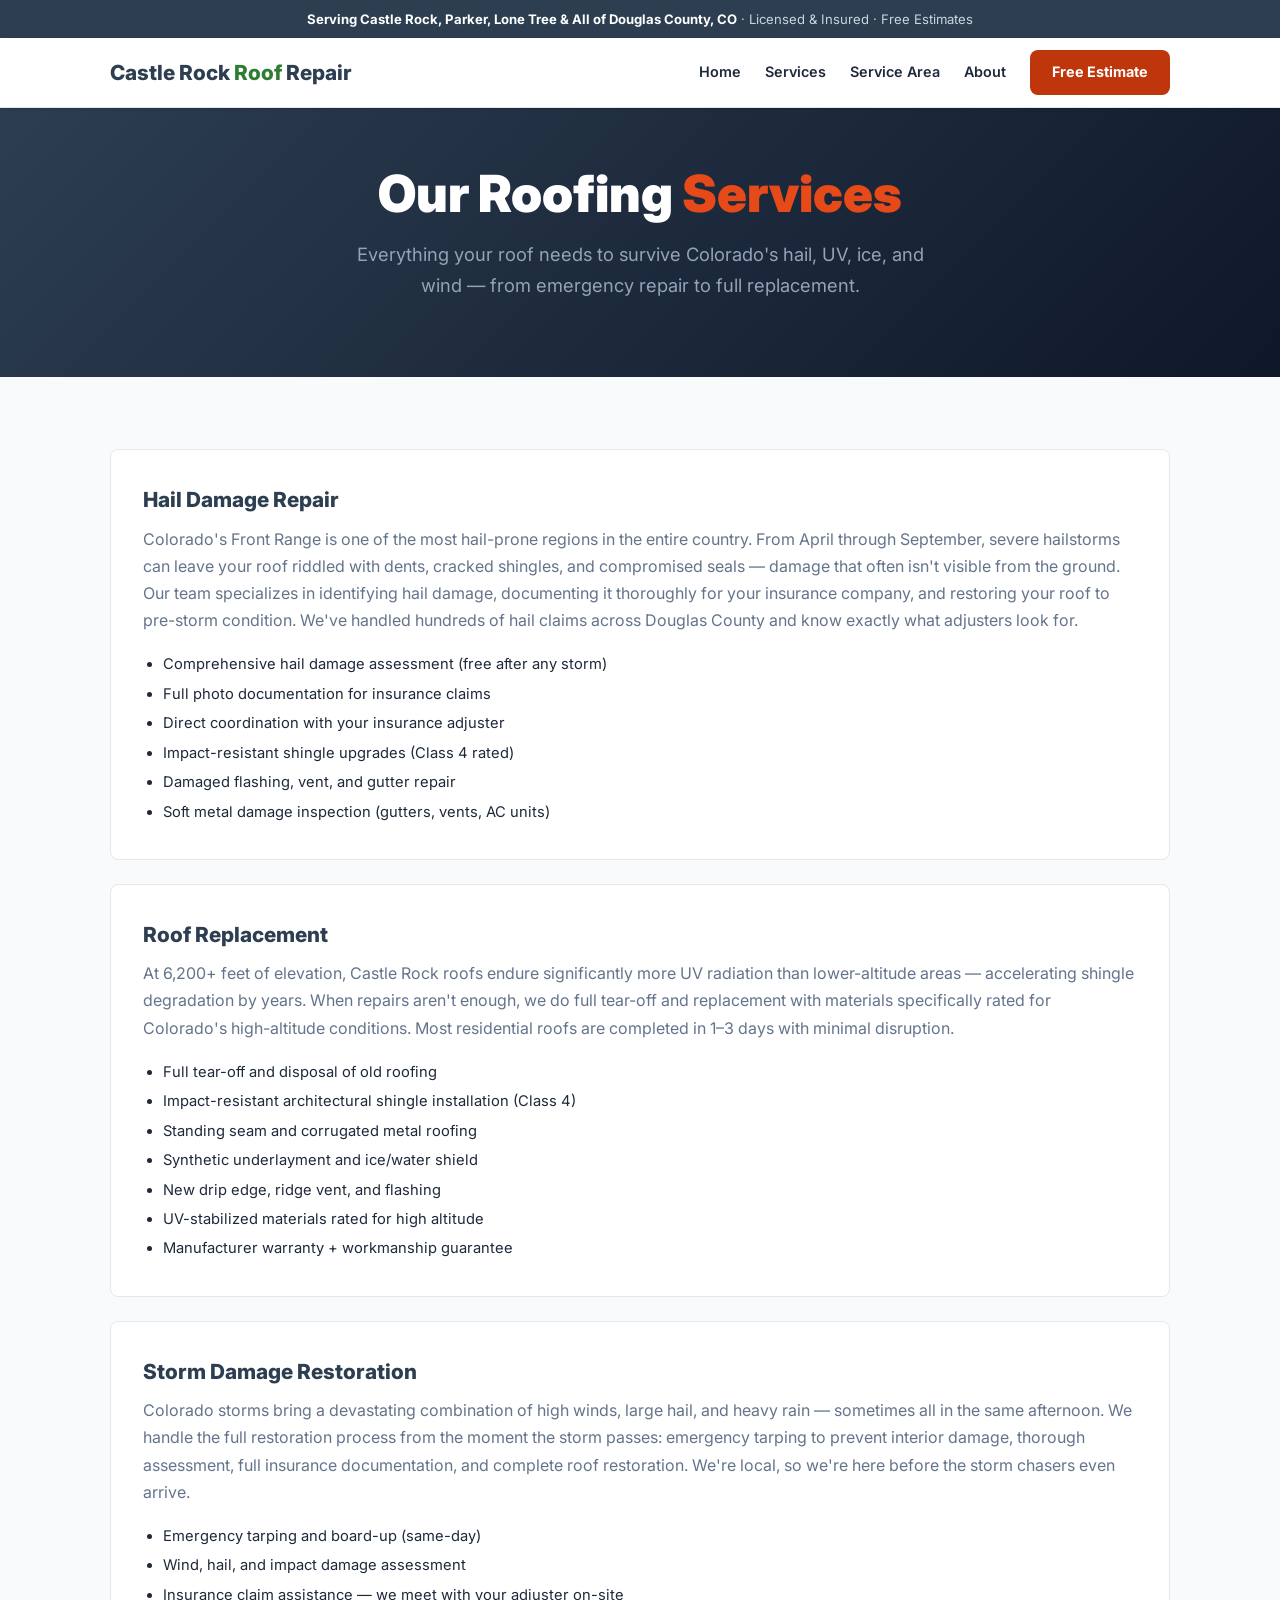
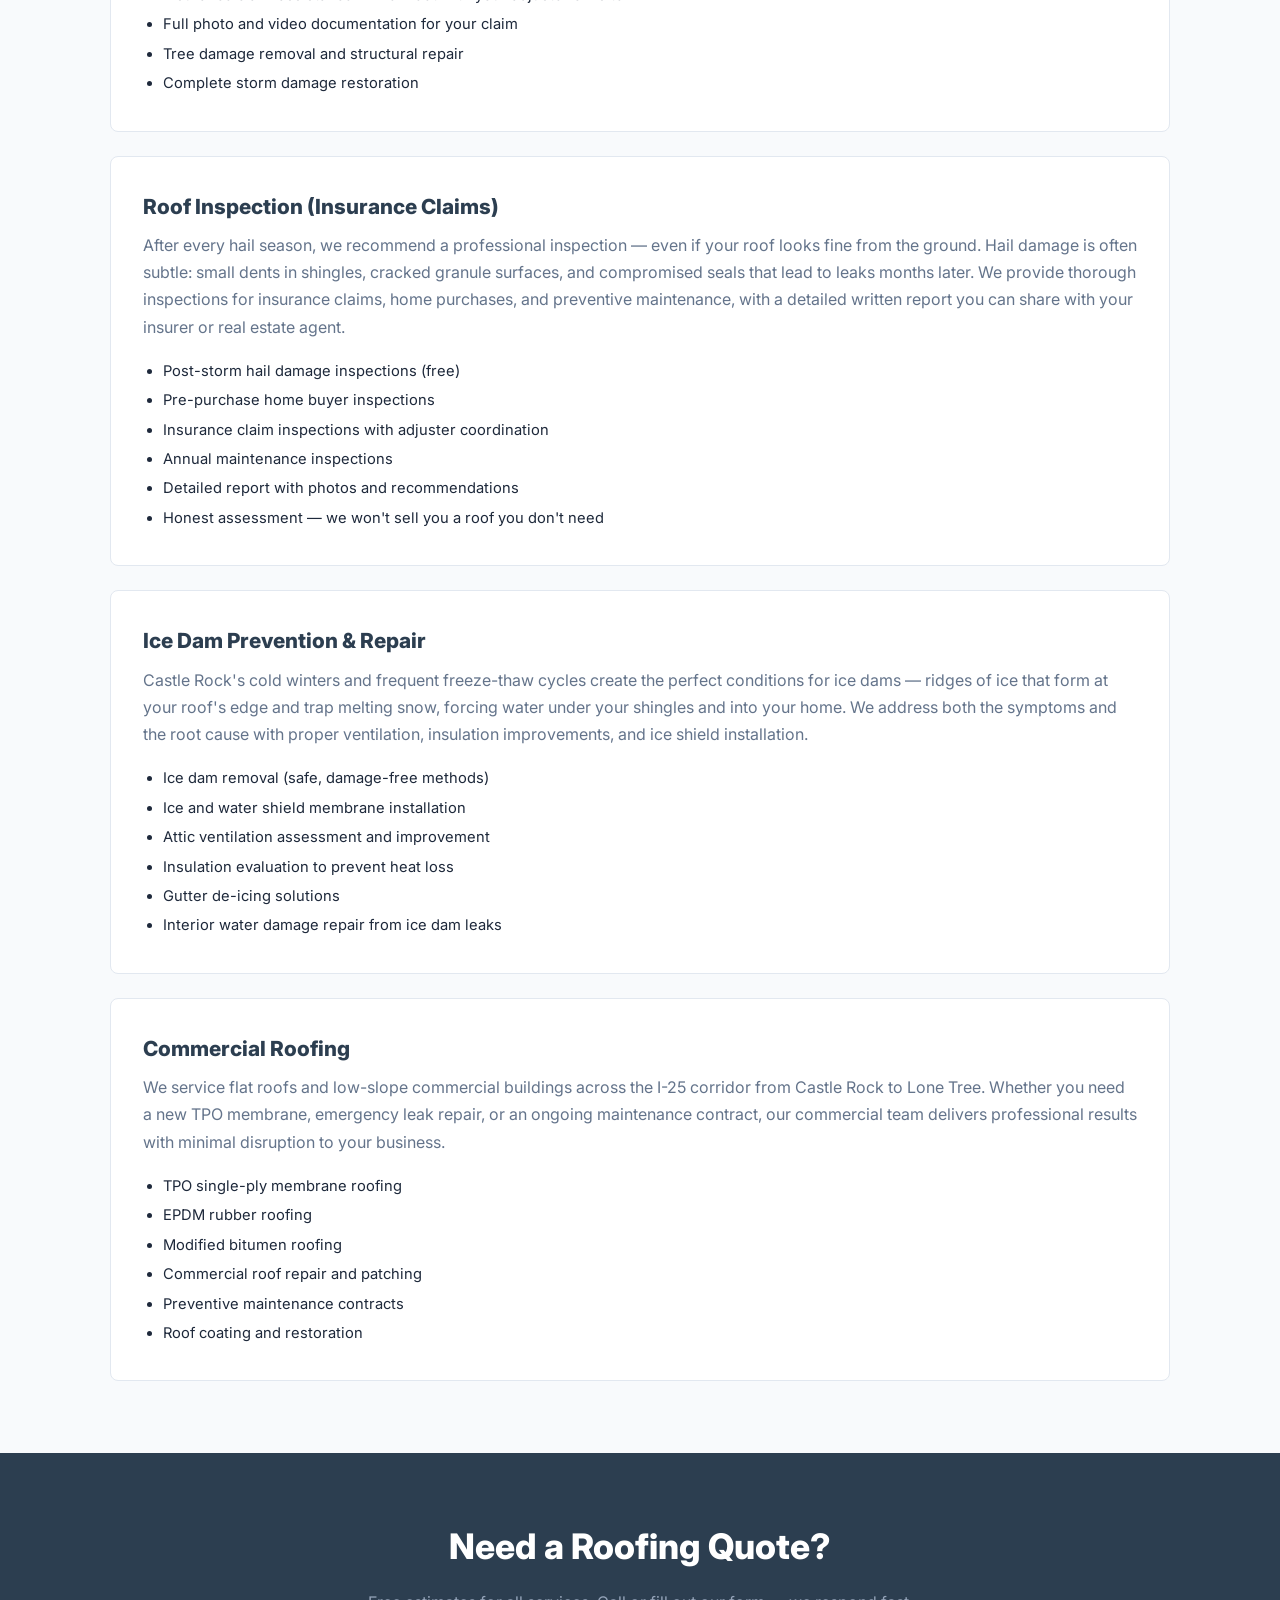
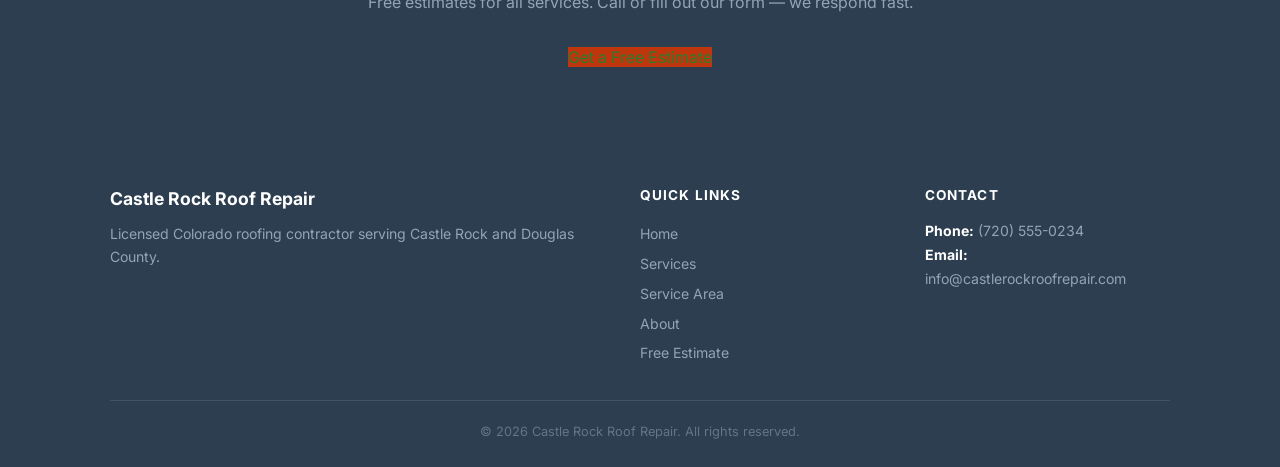
<file: services.html>
<!DOCTYPE html>
<html lang="en">
<head>
  <meta charset="UTF-8">
  <meta name="viewport" content="width=device-width, initial-scale=1.0">
  <title>Roofing Services in Castle Rock CO | Hail Damage, Roof Replacement, Storm Repair</title>
  <meta name="description" content="Full-service roofing in Castle Rock, CO. Hail damage repair, roof replacement, storm restoration, inspections, ice dam repair, and commercial roofing. Free estimates.">
  <link rel="preconnect" href="https://fonts.googleapis.com">
  <link rel="preconnect" href="https://fonts.gstatic.com" crossorigin>
  <link href="https://fonts.googleapis.com/css2?family=Inter:wght@400;500;600;700;800;900&display=swap" rel="stylesheet">
  <link rel="stylesheet" href="style.css">
</head>
<body>
  <div class="topbar"><strong>Serving Castle Rock, Parker, Lone Tree &amp; All of Douglas County, CO</strong> · Licensed &amp; Insured · Free Estimates</div>
  <header class="site-header">
    <div class="header-inner">
      <a href="index.html" class="site-logo">Castle Rock <span>Roof</span> Repair</a>
      <nav class="site-nav">
        <a href="index.html">Home</a>
        <a href="services.html">Services</a>
        <a href="areas.html">Service Area</a>
        <a href="about.html">About</a>
        <a href="contact.html" class="btn-cta">Free Estimate</a>
      </nav>
      <button class="hamburger" onclick="document.getElementById('mob-menu').classList.toggle('open')" aria-label="Menu"><span></span><span></span><span></span></button>
    </div>
    <nav class="mobile-menu" id="mob-menu">
      <a href="index.html">Home</a><a href="services.html">Services</a><a href="areas.html">Service Area</a><a href="about.html">About</a><a href="contact.html" class="btn-cta">Free Estimate</a>
    </nav>
  </header>

  <section class="hero" style="padding: 56px 0 48px;">
    <div class="container">
      <h1>Our Roofing <span class="highlight">Services</span></h1>
      <p>Everything your roof needs to survive Colorado's hail, UV, ice, and wind — from emergency repair to full replacement.</p>
    </div>
  </section>

  <section class="section">
    <div class="container">

      <div style="background:var(--white); border:1px solid var(--border); border-radius:var(--radius); padding:32px; margin-bottom:24px;">
        <h2 style="font-size:1.3rem; font-weight:800; color:var(--navy); margin-bottom:8px;">Hail Damage Repair</h2>
        <p style="color:var(--text-light); margin-bottom:16px;">Colorado's Front Range is one of the most hail-prone regions in the entire country. From April through September, severe hailstorms can leave your roof riddled with dents, cracked shingles, and compromised seals — damage that often isn't visible from the ground. Our team specializes in identifying hail damage, documenting it thoroughly for your insurance company, and restoring your roof to pre-storm condition. We've handled hundreds of hail claims across Douglas County and know exactly what adjusters look for.</p>
        <ul style="color:var(--text); font-size:0.92rem; line-height:2; padding-left:20px;">
          <li>Comprehensive hail damage assessment (free after any storm)</li>
          <li>Full photo documentation for insurance claims</li>
          <li>Direct coordination with your insurance adjuster</li>
          <li>Impact-resistant shingle upgrades (Class 4 rated)</li>
          <li>Damaged flashing, vent, and gutter repair</li>
          <li>Soft metal damage inspection (gutters, vents, AC units)</li>
        </ul>
      </div>

      <div style="background:var(--white); border:1px solid var(--border); border-radius:var(--radius); padding:32px; margin-bottom:24px;">
        <h2 style="font-size:1.3rem; font-weight:800; color:var(--navy); margin-bottom:8px;">Roof Replacement</h2>
        <p style="color:var(--text-light); margin-bottom:16px;">At 6,200+ feet of elevation, Castle Rock roofs endure significantly more UV radiation than lower-altitude areas — accelerating shingle degradation by years. When repairs aren't enough, we do full tear-off and replacement with materials specifically rated for Colorado's high-altitude conditions. Most residential roofs are completed in 1–3 days with minimal disruption.</p>
        <ul style="color:var(--text); font-size:0.92rem; line-height:2; padding-left:20px;">
          <li>Full tear-off and disposal of old roofing</li>
          <li>Impact-resistant architectural shingle installation (Class 4)</li>
          <li>Standing seam and corrugated metal roofing</li>
          <li>Synthetic underlayment and ice/water shield</li>
          <li>New drip edge, ridge vent, and flashing</li>
          <li>UV-stabilized materials rated for high altitude</li>
          <li>Manufacturer warranty + workmanship guarantee</li>
        </ul>
      </div>

      <div style="background:var(--white); border:1px solid var(--border); border-radius:var(--radius); padding:32px; margin-bottom:24px;">
        <h2 style="font-size:1.3rem; font-weight:800; color:var(--navy); margin-bottom:8px;">Storm Damage Restoration</h2>
        <p style="color:var(--text-light); margin-bottom:16px;">Colorado storms bring a devastating combination of high winds, large hail, and heavy rain — sometimes all in the same afternoon. We handle the full restoration process from the moment the storm passes: emergency tarping to prevent interior damage, thorough assessment, full insurance documentation, and complete roof restoration. We're local, so we're here before the storm chasers even arrive.</p>
        <ul style="color:var(--text); font-size:0.92rem; line-height:2; padding-left:20px;">
          <li>Emergency tarping and board-up (same-day)</li>
          <li>Wind, hail, and impact damage assessment</li>
          <li>Insurance claim assistance — we meet with your adjuster on-site</li>
          <li>Full photo and video documentation for your claim</li>
          <li>Tree damage removal and structural repair</li>
          <li>Complete storm damage restoration</li>
        </ul>
      </div>

      <div style="background:var(--white); border:1px solid var(--border); border-radius:var(--radius); padding:32px; margin-bottom:24px;">
        <h2 style="font-size:1.3rem; font-weight:800; color:var(--navy); margin-bottom:8px;">Roof Inspection (Insurance Claims)</h2>
        <p style="color:var(--text-light); margin-bottom:16px;">After every hail season, we recommend a professional inspection — even if your roof looks fine from the ground. Hail damage is often subtle: small dents in shingles, cracked granule surfaces, and compromised seals that lead to leaks months later. We provide thorough inspections for insurance claims, home purchases, and preventive maintenance, with a detailed written report you can share with your insurer or real estate agent.</p>
        <ul style="color:var(--text); font-size:0.92rem; line-height:2; padding-left:20px;">
          <li>Post-storm hail damage inspections (free)</li>
          <li>Pre-purchase home buyer inspections</li>
          <li>Insurance claim inspections with adjuster coordination</li>
          <li>Annual maintenance inspections</li>
          <li>Detailed report with photos and recommendations</li>
          <li>Honest assessment — we won't sell you a roof you don't need</li>
        </ul>
      </div>

      <div style="background:var(--white); border:1px solid var(--border); border-radius:var(--radius); padding:32px; margin-bottom:24px;">
        <h2 style="font-size:1.3rem; font-weight:800; color:var(--navy); margin-bottom:8px;">Ice Dam Prevention &amp; Repair</h2>
        <p style="color:var(--text-light); margin-bottom:16px;">Castle Rock's cold winters and frequent freeze-thaw cycles create the perfect conditions for ice dams — ridges of ice that form at your roof's edge and trap melting snow, forcing water under your shingles and into your home. We address both the symptoms and the root cause with proper ventilation, insulation improvements, and ice shield installation.</p>
        <ul style="color:var(--text); font-size:0.92rem; line-height:2; padding-left:20px;">
          <li>Ice dam removal (safe, damage-free methods)</li>
          <li>Ice and water shield membrane installation</li>
          <li>Attic ventilation assessment and improvement</li>
          <li>Insulation evaluation to prevent heat loss</li>
          <li>Gutter de-icing solutions</li>
          <li>Interior water damage repair from ice dam leaks</li>
        </ul>
      </div>

      <div style="background:var(--white); border:1px solid var(--border); border-radius:var(--radius); padding:32px;">
        <h2 style="font-size:1.3rem; font-weight:800; color:var(--navy); margin-bottom:8px;">Commercial Roofing</h2>
        <p style="color:var(--text-light); margin-bottom:16px;">We service flat roofs and low-slope commercial buildings across the I-25 corridor from Castle Rock to Lone Tree. Whether you need a new TPO membrane, emergency leak repair, or an ongoing maintenance contract, our commercial team delivers professional results with minimal disruption to your business.</p>
        <ul style="color:var(--text); font-size:0.92rem; line-height:2; padding-left:20px;">
          <li>TPO single-ply membrane roofing</li>
          <li>EPDM rubber roofing</li>
          <li>Modified bitumen roofing</li>
          <li>Commercial roof repair and patching</li>
          <li>Preventive maintenance contracts</li>
          <li>Roof coating and restoration</li>
        </ul>
      </div>

    </div>
  </section>

  <section class="cta-strip">
    <h2>Need a Roofing Quote?</h2>
    <p>Free estimates for all services. Call or fill out our form — we respond fast.</p>
    <a href="contact.html" class="btn-hero">Get a Free Estimate</a>
  </section>

  <footer class="site-footer">
    <div class="container">
      <div class="footer-grid">
        <div class="footer-brand">
          <strong style="color:#fff; font-size:1.1rem;">Castle Rock Roof Repair</strong>
          <p>Licensed Colorado roofing contractor serving Castle Rock and Douglas County.</p>
        </div>
        <div class="footer-links">
          <h4>Quick Links</h4>
          <a href="index.html">Home</a><a href="services.html">Services</a><a href="areas.html">Service Area</a><a href="about.html">About</a><a href="contact.html">Free Estimate</a>
        </div>
        <div class="footer-contact">
          <h4>Contact</h4>
          <p><strong style="color:#fff;">Phone:</strong> (720) 555-0234</p>
          <p><strong style="color:#fff;">Email:</strong> info@castlerockroofrepair.com</p>
        </div>
      </div>
      <div class="footer-bottom">&copy; 2026 Castle Rock Roof Repair. All rights reserved.</div>
    </div>
  </footer>
</body>
</html>
</file>
<file: style.css>
/* Waldorf Roofing — Rank & Rent Site */
:root {
  --navy: #2c3e50;
  --blue: #2e7d32;
  --blue-dark: #1b5e20;
  --orange: #bf360c;
  --orange-light: #e64a19;
  --bg: #f8fafc;
  --white: #ffffff;
  --text: #1e293b;
  --text-light: #64748b;
  --border: #e2e8f0;
  --radius: 8px;
  --shadow: 0 1px 3px rgba(0,0,0,0.1), 0 1px 2px rgba(0,0,0,0.06);
  --shadow-lg: 0 10px 15px -3px rgba(0,0,0,0.1), 0 4px 6px -4px rgba(0,0,0,0.1);
  --font: 'Inter', system-ui, -apple-system, sans-serif;
}
*, *::before, *::after { box-sizing: border-box; margin: 0; padding: 0; }
html { scroll-behavior: smooth; font-size: 16px; }
body { font-family: var(--font); background: var(--bg); color: var(--text); line-height: 1.7; }
a { color: var(--blue); text-decoration: none; }
img { max-width: 100%; display: block; }
.container { max-width: 1100px; margin: 0 auto; padding: 0 20px; }

/* Top Bar */
.topbar { background: var(--navy); color: #cbd5e1; font-size: 0.82rem; padding: 8px 0; text-align: center; }
.topbar strong { color: #fff; }

/* Header */
.site-header { background: var(--white); border-bottom: 1px solid var(--border); padding: 0; position: sticky; top: 0; z-index: 100; box-shadow: var(--shadow); }
.header-inner { display: flex; align-items: center; justify-content: space-between; padding: 12px 20px; max-width: 1100px; margin: 0 auto; }
.site-logo { font-size: 1.3rem; font-weight: 800; color: var(--navy); }
.site-logo span { color: var(--blue); }
.site-nav { display: flex; gap: 24px; align-items: center; }
.site-nav a { color: var(--text); font-size: 0.9rem; font-weight: 600; transition: color 0.2s; }
.site-nav a:hover { color: var(--blue); }
.site-nav .btn-cta { background: var(--orange); color: #fff; padding: 10px 22px; border-radius: var(--radius); font-weight: 700; font-size: 0.9rem; transition: background 0.2s; }
.site-nav .btn-cta:hover { background: var(--orange-light); }
.hamburger { display: none; background: none; border: none; cursor: pointer; padding: 8px; }
.hamburger span { display: block; width: 24px; height: 2px; background: var(--navy); margin: 5px 0; transition: 0.3s; }
.mobile-menu { display: none; background: var(--white); border-top: 1px solid var(--border); padding: 16px 20px; }
.mobile-menu a { display: block; padding: 10px 0; font-weight: 600; color: var(--text); border-bottom: 1px solid var(--border); }
.mobile-menu .btn-cta { display: inline-block; margin-top: 12px; background: var(--orange); color: #fff; padding: 12px 24px; border-radius: var(--radius); text-align: center; width: 100%; font-weight: 700; }
@media (max-width: 768px) {
  .site-nav { display: none; }
  .hamburger { display: block; }
  .mobile-menu.open { display: block; }
}

/* Hero */
.hero { background: linear-gradient(135deg, var(--navy) 0%, #0f172a 100%); color: #fff; padding: 80px 0 72px; text-align: center; position: relative; overflow: hidden; }
.hero h1 { font-size: clamp(2rem, 5vw, 3.2rem); font-weight: 900; line-height: 1.15; margin-bottom: 16px; }
.hero h1 .highlight { color: var(--orange-light); }
.hero p { font-size: 1.15rem; color: #94a3b8; max-width: 600px; margin: 0 auto 28px; }
.hero .btn-hero { display: inline-block; background: var(--orange); color: #fff; padding: 16px 36px; border-radius: var(--radius); font-weight: 800; font-size: 1.1rem; transition: background 0.2s, transform 0.15s; }
.hero .btn-hero:hover { background: var(--orange-light); transform: translateY(-2px); }
.hero-phone { font-size: 1.4rem; font-weight: 800; color: #fff; margin-top: 20px; }
.hero-phone a { color: var(--orange-light); }

/* Trust Bar */
.trust-bar { background: var(--white); border-bottom: 1px solid var(--border); padding: 20px 0; }
.trust-items { display: flex; justify-content: center; gap: 40px; flex-wrap: wrap; }
.trust-item { display: flex; align-items: center; gap: 8px; font-size: 0.9rem; font-weight: 600; color: var(--text); }
.trust-icon { width: 36px; height: 36px; background: rgba(46,125,50,0.1); border-radius: 50%; display: flex; align-items: center; justify-content: center; }

/* Section */
.section { padding: 72px 0; }
.section-title { font-size: clamp(1.5rem, 3vw, 2rem); font-weight: 800; text-align: center; margin-bottom: 12px; color: var(--navy); }
.section-sub { text-align: center; color: var(--text-light); max-width: 560px; margin: 0 auto 48px; }

/* Services Grid */
.services-grid { display: grid; grid-template-columns: repeat(3, 1fr); gap: 20px; }
@media (max-width: 768px) { .services-grid { grid-template-columns: 1fr; } }
.service-card { background: var(--white); border: 1px solid var(--border); border-radius: var(--radius); padding: 28px 24px; transition: box-shadow 0.2s, transform 0.2s; }
.service-card:hover { box-shadow: var(--shadow-lg); transform: translateY(-3px); }
.service-card h3 { font-size: 1.05rem; font-weight: 700; color: var(--navy); margin-bottom: 8px; }
.service-card p { font-size: 0.9rem; color: var(--text-light); line-height: 1.65; }
.service-icon { width: 44px; height: 44px; background: rgba(46,125,50,0.1); border-radius: 10px; display: flex; align-items: center; justify-content: center; margin-bottom: 16px; }

/* Why Choose Us */
.why-grid { display: grid; grid-template-columns: repeat(2, 1fr); gap: 20px; }
@media (max-width: 640px) { .why-grid { grid-template-columns: 1fr; } }
.why-card { display: flex; gap: 16px; background: var(--white); border: 1px solid var(--border); border-radius: var(--radius); padding: 24px; }
.why-num { font-size: 1.5rem; font-weight: 900; color: var(--blue); line-height: 1; min-width: 36px; }
.why-card h3 { font-size: 0.95rem; font-weight: 700; color: var(--navy); margin-bottom: 4px; }
.why-card p { font-size: 0.85rem; color: var(--text-light); }

/* Testimonials */
.testimonials-grid { display: grid; grid-template-columns: repeat(3, 1fr); gap: 20px; }
@media (max-width: 768px) { .testimonials-grid { grid-template-columns: 1fr; } }
.testimonial-card { background: var(--white); border: 1px solid var(--border); border-radius: var(--radius); padding: 24px; }
.testimonial-stars { color: #f59e0b; font-size: 1.1rem; margin-bottom: 12px; }
.testimonial-text { font-size: 0.9rem; color: var(--text); font-style: italic; margin-bottom: 12px; line-height: 1.7; }
.testimonial-name { font-size: 0.82rem; font-weight: 700; color: var(--navy); }
.testimonial-loc { font-size: 0.78rem; color: var(--text-light); }

/* CTA Strip */
.cta-strip { background: var(--navy); text-align: center; padding: 64px 20px; color: #fff; }
.cta-strip h2 { font-size: clamp(1.5rem, 4vw, 2.2rem); font-weight: 800; margin-bottom: 12px; }
.cta-strip p { color: #94a3b8; margin-bottom: 28px; }
.cta-strip .btn-hero { background: var(--orange); }

/* Areas */
.areas-grid { display: grid; grid-template-columns: repeat(3, 1fr); gap: 16px; }
@media (max-width: 640px) { .areas-grid { grid-template-columns: repeat(2, 1fr); } }
.area-tag { background: var(--white); border: 1px solid var(--border); border-radius: var(--radius); padding: 14px 18px; font-weight: 600; font-size: 0.9rem; text-align: center; }

/* Contact Form */
.contact-grid { display: grid; grid-template-columns: 1fr 1.3fr; gap: 48px; align-items: start; }
@media (max-width: 768px) { .contact-grid { grid-template-columns: 1fr; } }
.contact-info h2 { font-size: 1.4rem; font-weight: 800; color: var(--navy); margin-bottom: 8px; }
.contact-info p { color: var(--text-light); margin-bottom: 24px; }
.info-row { display: flex; align-items: flex-start; gap: 12px; margin-bottom: 16px; }
.info-row strong { display: block; font-size: 0.8rem; text-transform: uppercase; letter-spacing: 0.04em; color: var(--text-light); }
.info-row p { font-weight: 700; color: var(--navy); }
.contact-form { background: var(--white); border: 1px solid var(--border); border-radius: var(--radius); padding: 32px; box-shadow: var(--shadow-lg); }
.contact-form h2 { font-size: 1.2rem; font-weight: 800; color: var(--navy); margin-bottom: 20px; }
.form-row { display: grid; grid-template-columns: 1fr 1fr; gap: 14px; }
@media (max-width: 480px) { .form-row { grid-template-columns: 1fr; } }
.form-group { margin-bottom: 14px; }
.form-group label { display: block; font-size: 0.8rem; font-weight: 700; color: var(--navy); margin-bottom: 4px; text-transform: uppercase; letter-spacing: 0.03em; }
.form-group input, .form-group select, .form-group textarea { width: 100%; padding: 10px 14px; border: 1.5px solid var(--border); border-radius: var(--radius); font-family: var(--font); font-size: 0.92rem; background: var(--bg); transition: border-color 0.2s; outline: none; }
.form-group input:focus, .form-group select:focus, .form-group textarea:focus { border-color: var(--blue); background: #fff; }
.form-group textarea { resize: vertical; min-height: 100px; }
.form-submit { width: 100%; padding: 14px; background: var(--orange); color: #fff; border: none; border-radius: var(--radius); font-family: var(--font); font-size: 1rem; font-weight: 700; cursor: pointer; transition: background 0.2s; }
.form-submit:hover { background: var(--orange-light); }

/* Footer */
.site-footer { background: var(--navy); color: #94a3b8; padding: 48px 0 24px; font-size: 0.88rem; }
.footer-grid { display: grid; grid-template-columns: 2fr 1fr 1fr; gap: 40px; margin-bottom: 32px; }
@media (max-width: 640px) { .footer-grid { grid-template-columns: 1fr; } }
.footer-brand p { margin-top: 8px; line-height: 1.7; }
.footer-links h4, .footer-contact h4 { color: #fff; font-size: 0.85rem; text-transform: uppercase; letter-spacing: 0.08em; margin-bottom: 12px; }
.footer-links a { display: block; color: #94a3b8; padding: 3px 0; transition: color 0.2s; }
.footer-links a:hover { color: #fff; }
.footer-bottom { border-top: 1px solid rgba(255,255,255,0.1); padding-top: 20px; text-align: center; font-size: 0.8rem; color: #64748b; }
</file>
